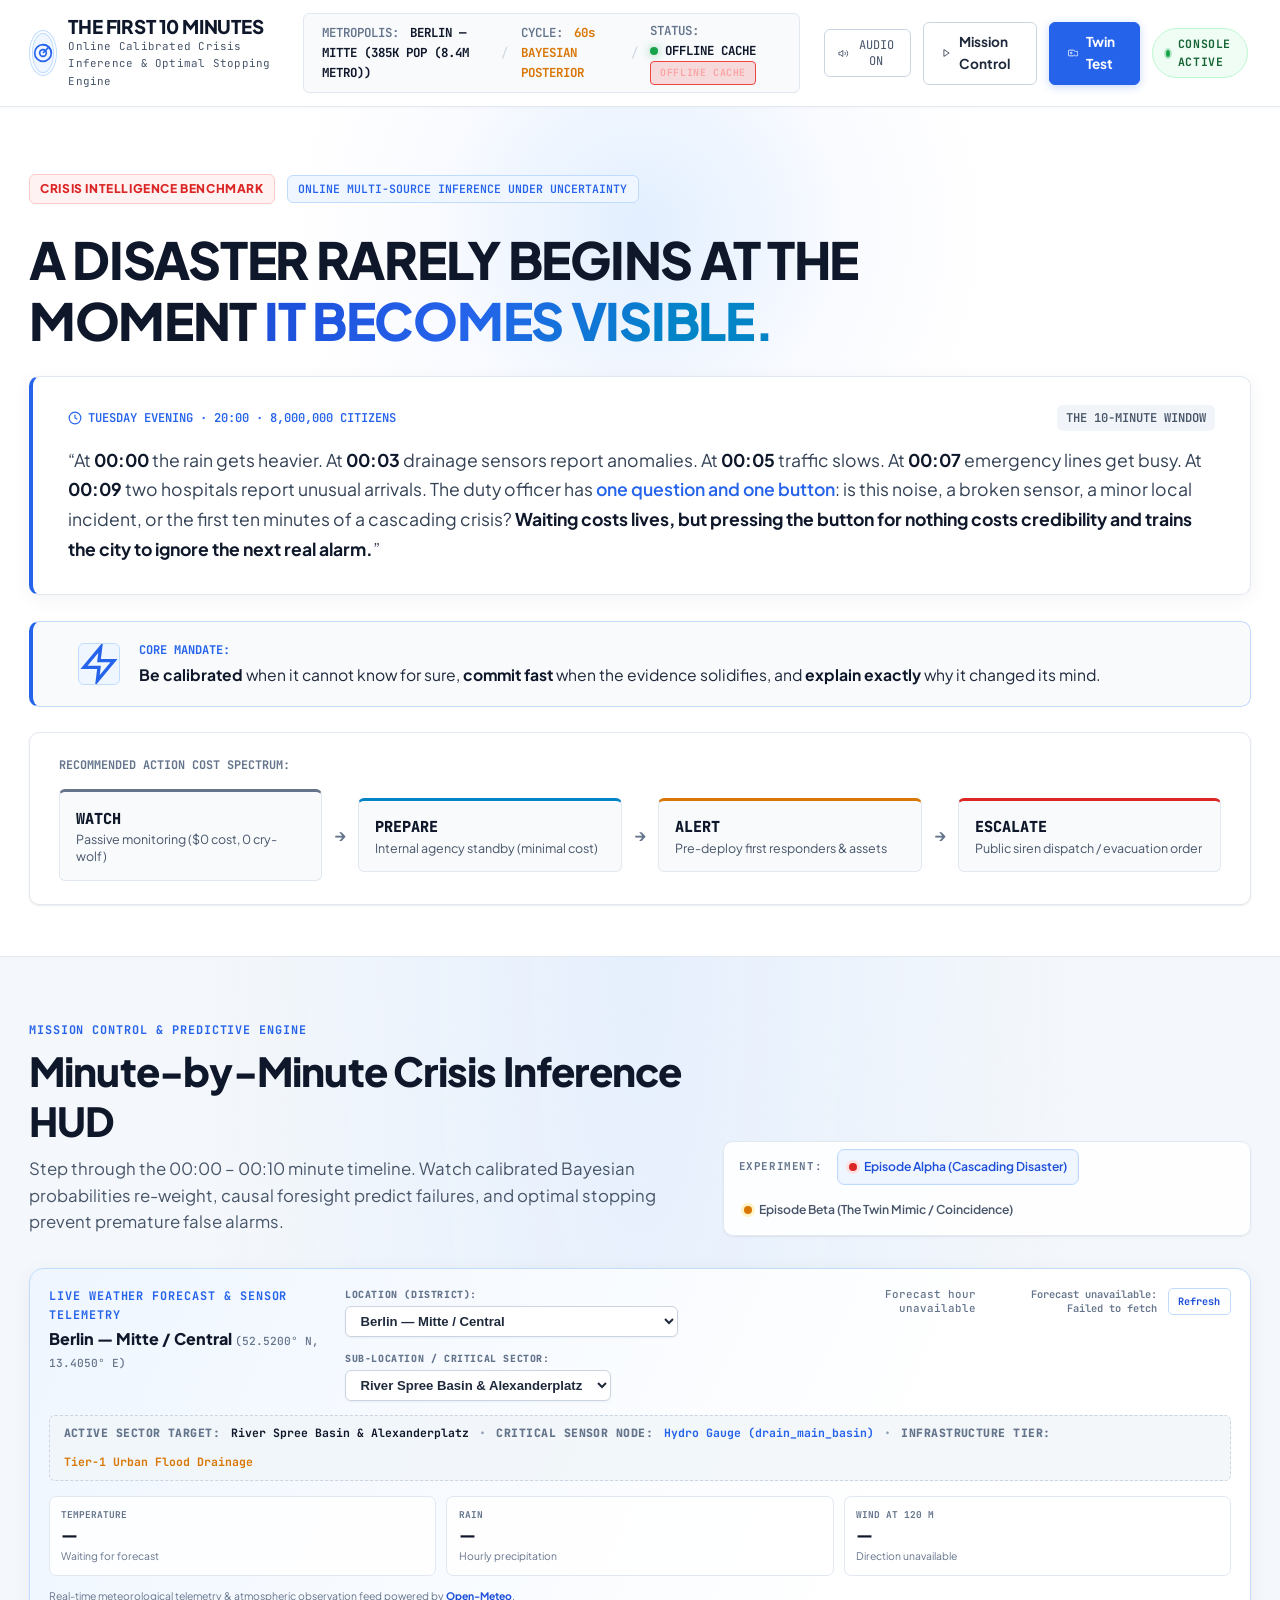
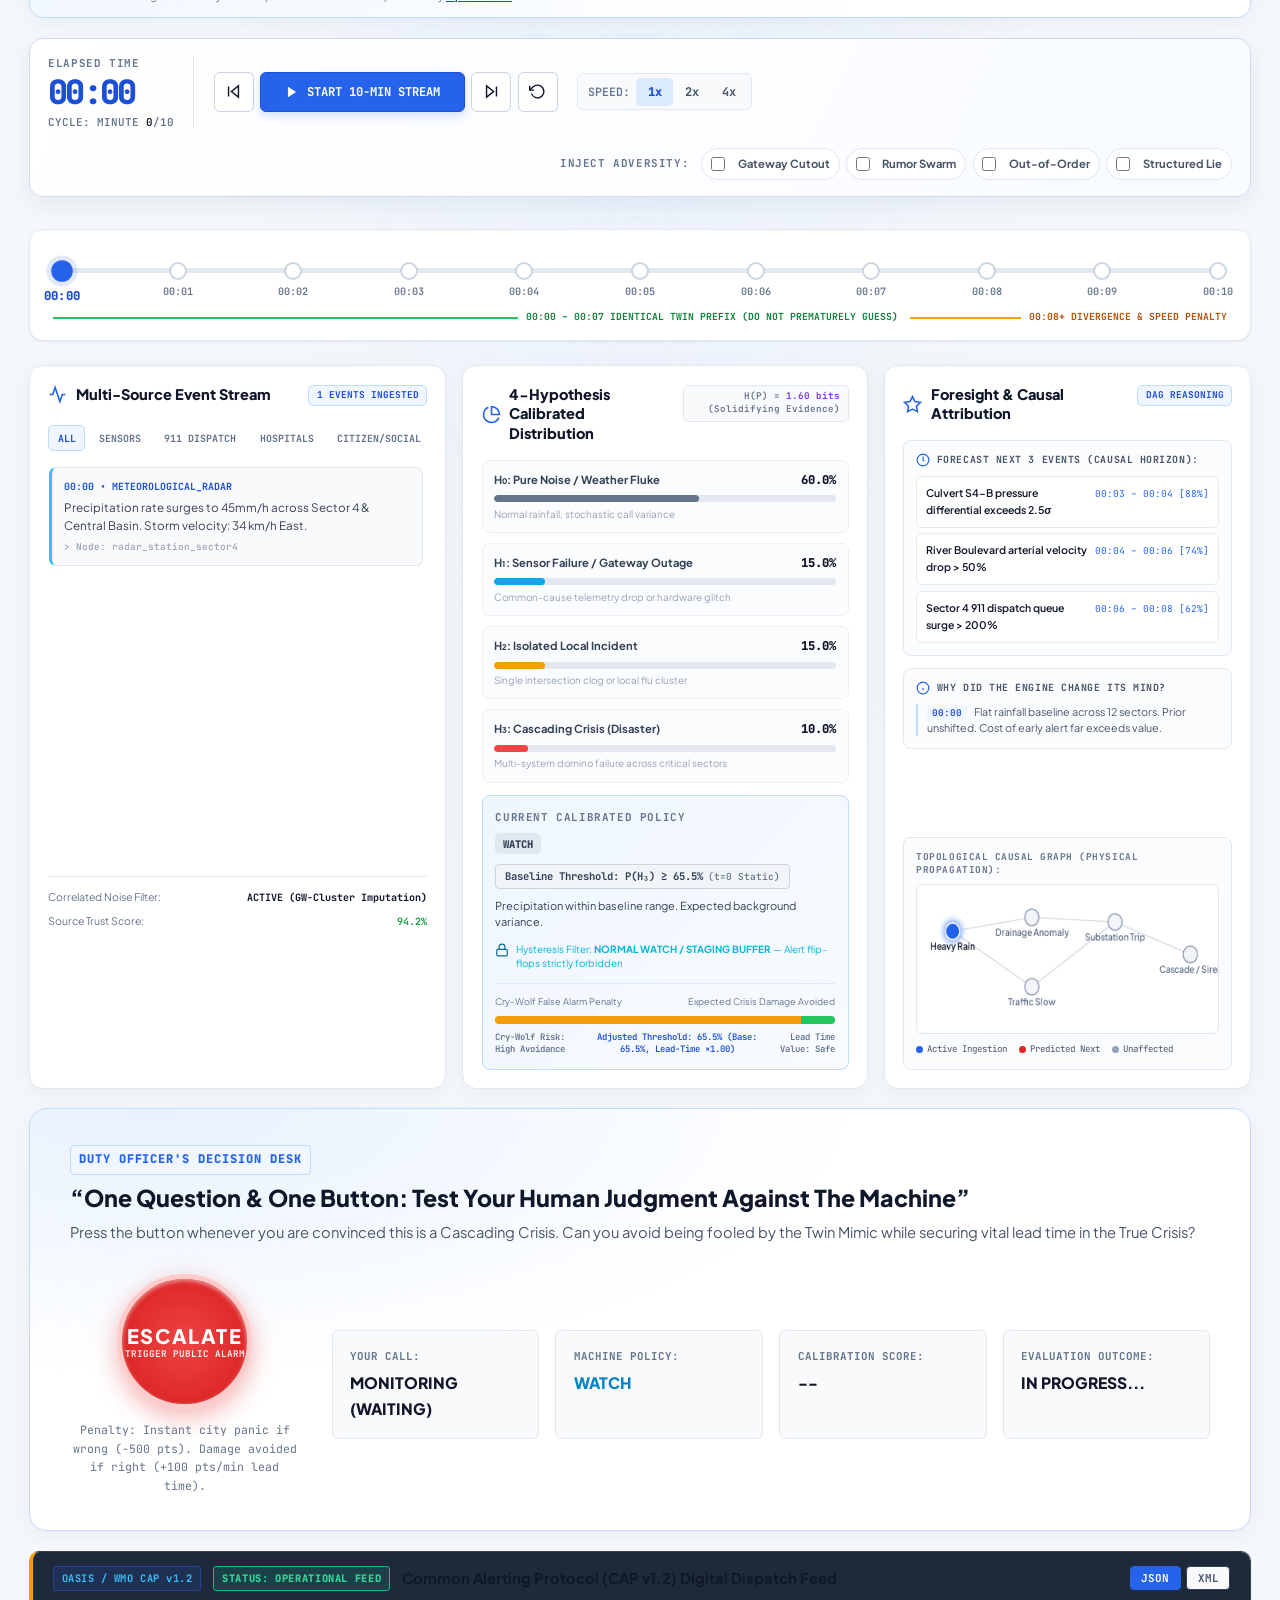
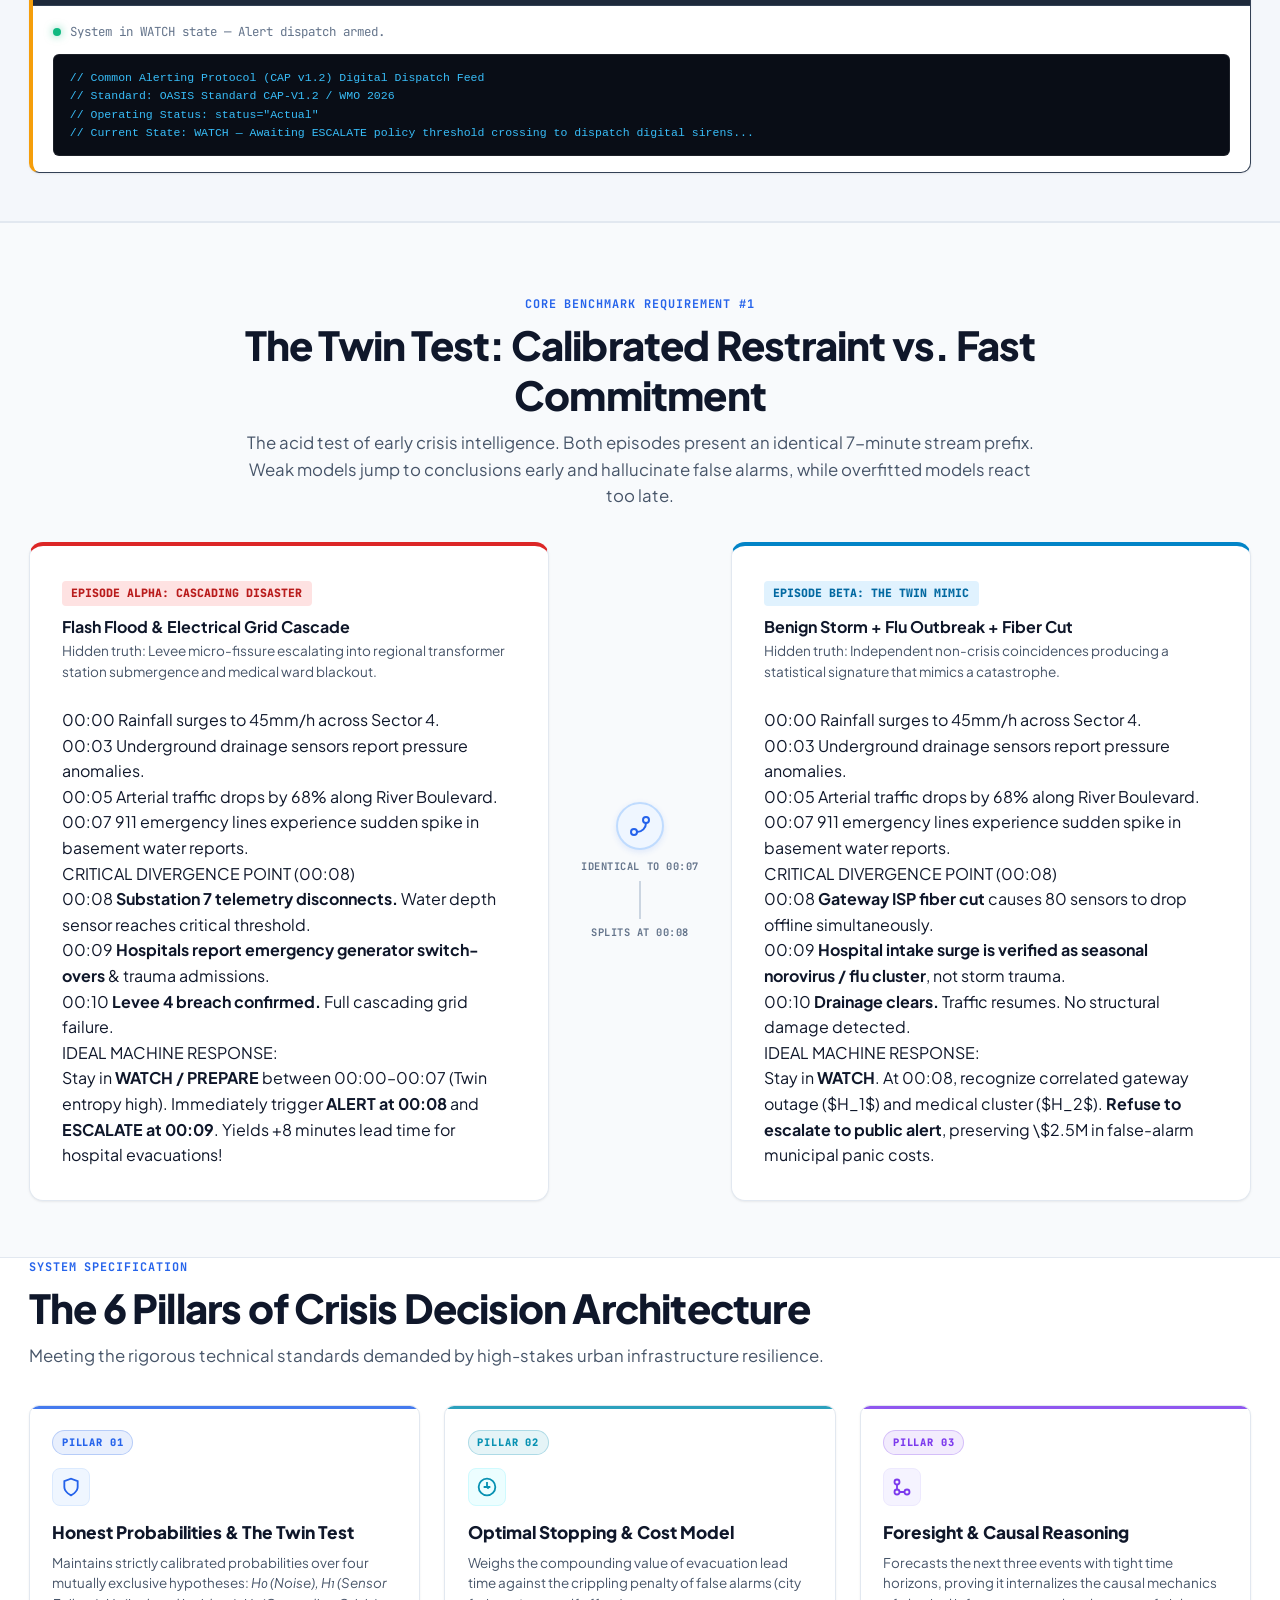
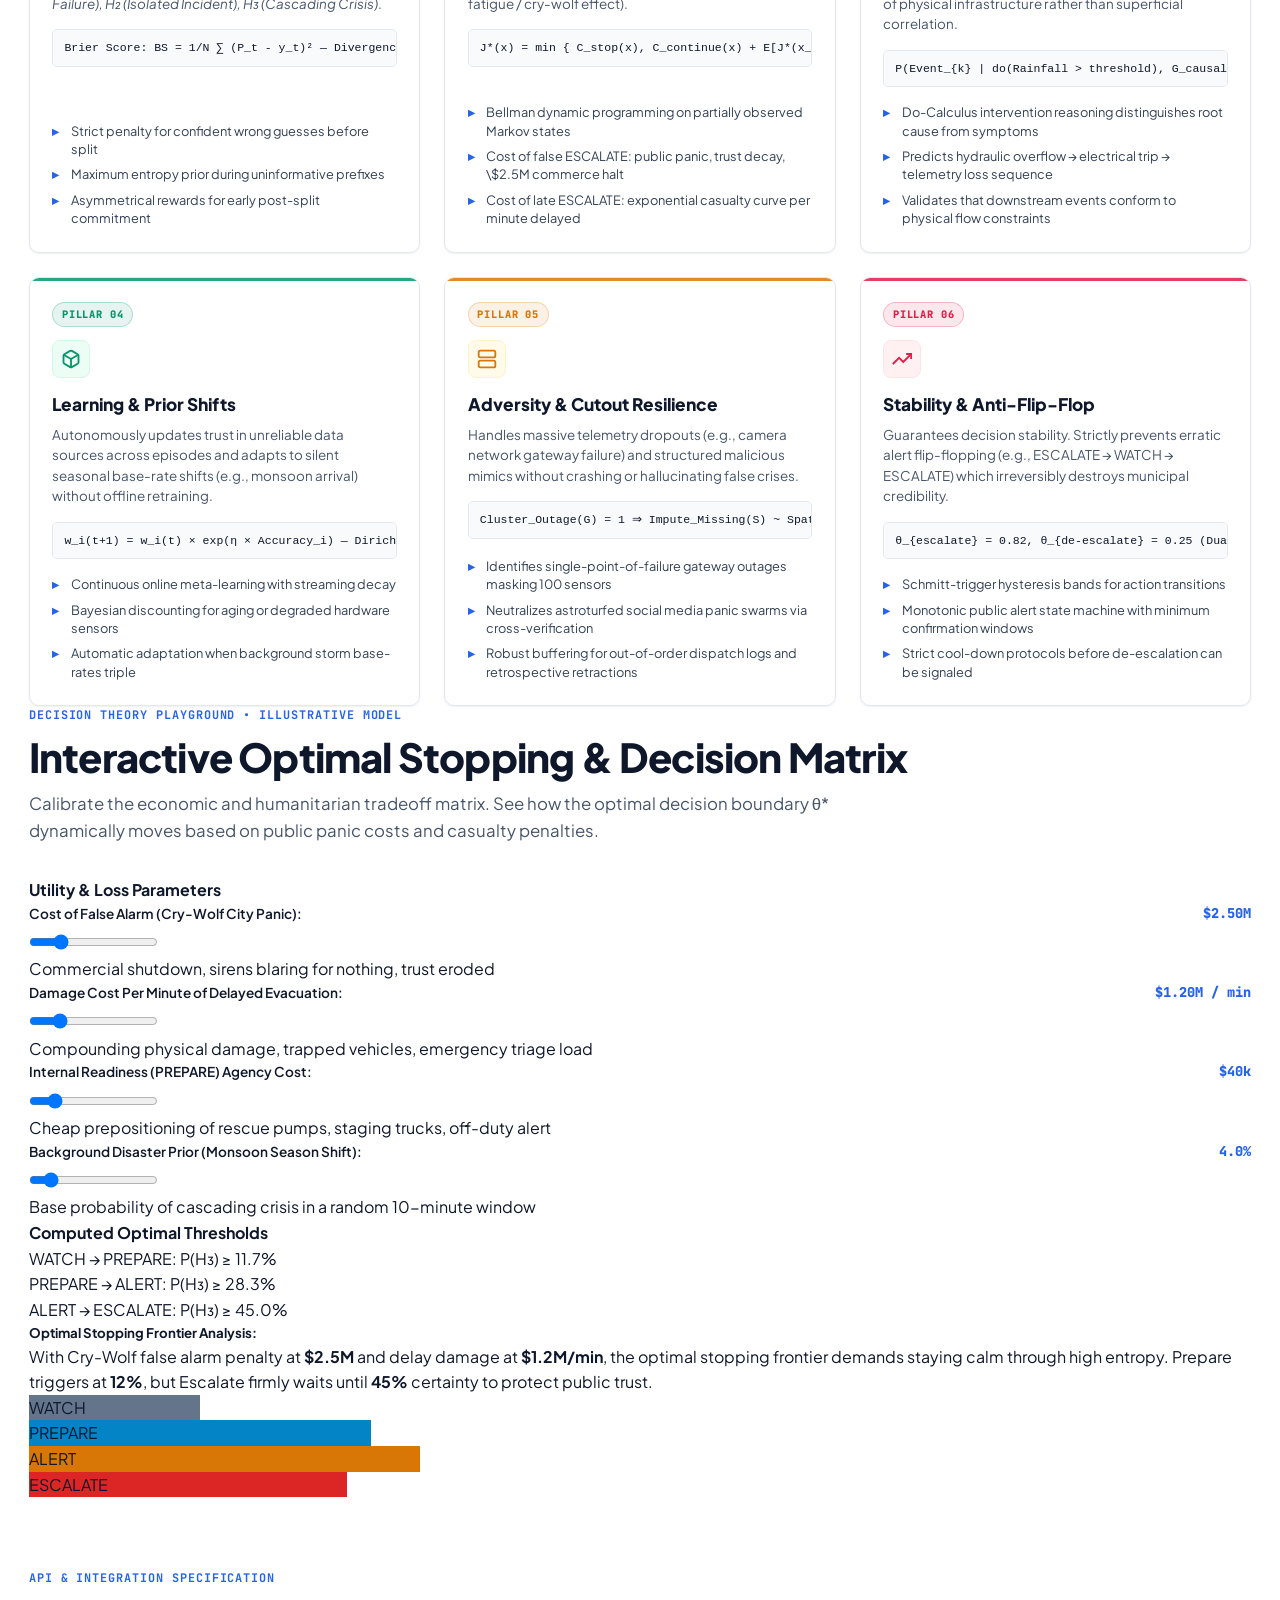
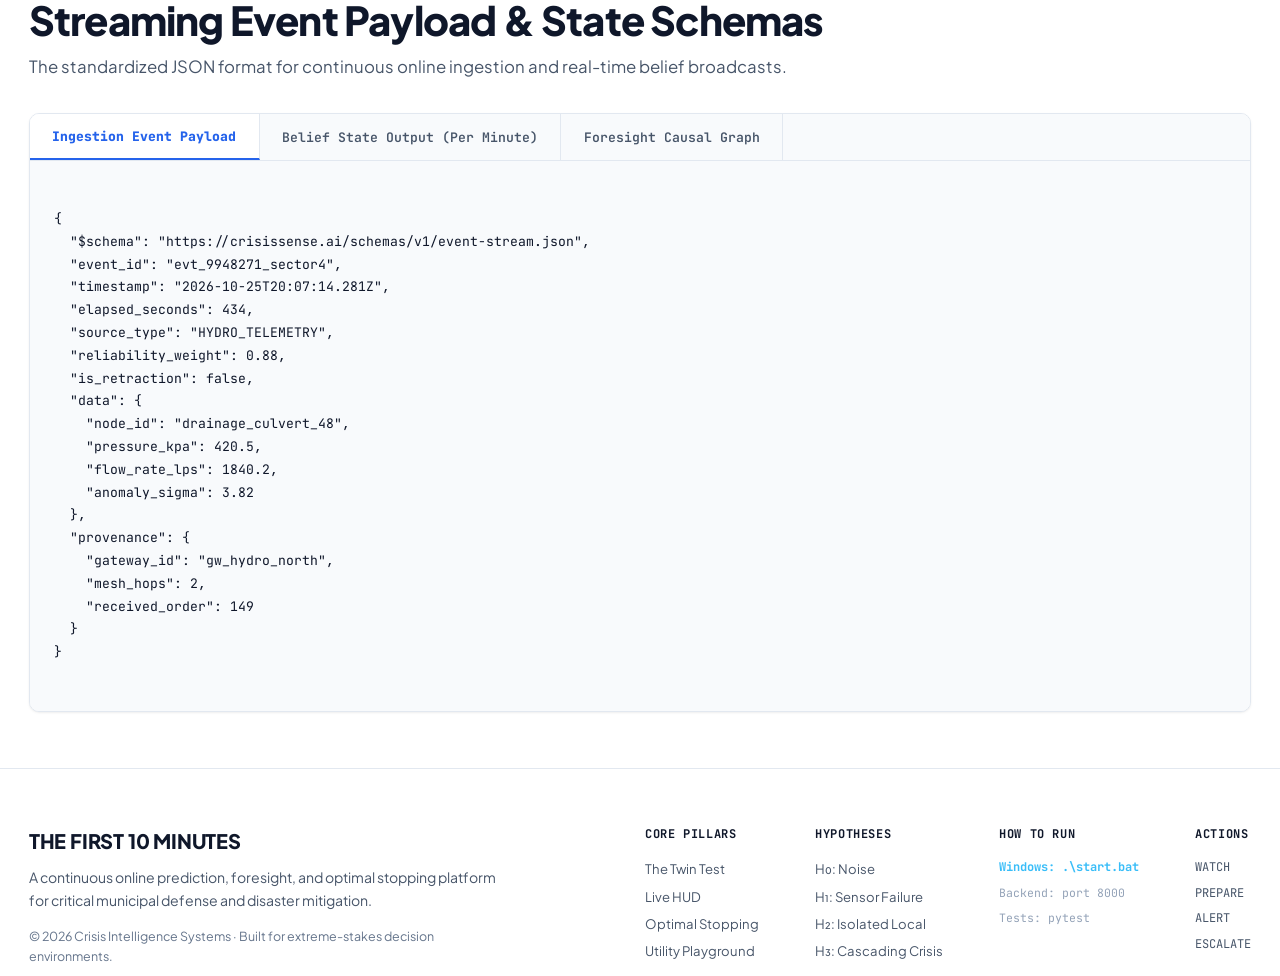
<file: index.html>
<!DOCTYPE html>
<html lang="en">
<head>
  <meta charset="UTF-8">
  <meta name="viewport" content="width=device-width, initial-scale=1.0">
  <title>CrisisSense AI — Calibrated Crisis Decision Intelligence</title>

  <link rel="preconnect" href="https://fonts.googleapis.com">
  <link rel="preconnect" href="https://fonts.gstatic.com" crossorigin>
  <link href="https://fonts.googleapis.com/css2?family=Chakra+Petch:ital,wght@0,400;0,600;0,700;1,400&family=JetBrains+Mono:wght@300;400;500;700&family=Plus+Jakarta+Sans:wght@300;400;500;600;700;800&display=swap" rel="stylesheet">
  <link rel="stylesheet" href="styles.css">
</head>
<body class="tactical-theme">


  <!-- TOP NAV BAR -->
  <header class="top-nav">
    <div class="nav-brand">
      <div class="radar-logo-pulse">
        <span class="radar-ping"></span>
        <svg class="nav-icon" viewBox="0 0 24 24" fill="none" stroke="currentColor" stroke-width="2">
          <circle cx="12" cy="12" r="10"></circle>
          <path d="M12 2a10 10 0 0 1 10 10"></path>
          <circle cx="12" cy="12" r="4"></circle>
          <line x1="12" y1="12" x2="19" y2="5"></line>
        </svg>
      </div>
      <div class="brand-text">
        <div class="brand-title">THE FIRST 10 MINUTES</div>
        <div class="brand-subtitle">Online Calibrated Crisis Inference & Optimal Stopping Engine</div>
      </div>
    </div>

    <!-- Live Telemetry Ticker -->
    <div class="nav-telemetry">
      <div class="telemetry-item">
        <span class="label">METROPOLIS:</span>
        <span class="value">SECTOR 07 / BERLIN METROPOLIS (8.4M POP)</span>
      </div>
      <div class="telemetry-separator">/</div>
      <div class="telemetry-item">
        <span class="label">CYCLE:</span>
        <span class="value highlight-amber">60s BAYESIAN POSTERIOR</span>
      </div>
      <div class="telemetry-separator">/</div>
      <div class="telemetry-item">
        <span class="label">STATUS:</span>
        <span class="status-indicator live" id="systemStatusIndicator">
          <span class="pulse-dot"></span> <span id="systemStatusText">LIVE ENGINE</span>
        </span>
        <span id="offlineBadge" class="offline-badge" style="display: none;">OFFLINE CACHE</span>
      </div>
    </div>

    <!-- Quick Actions -->
    <div class="nav-actions">
      <button class="sound-toggle-btn" id="soundToggle" title="Toggle Tactical Audio (Synthesized Web Audio)">
        <svg class="audio-icon unmuted" id="audioIcon" viewBox="0 0 24 24" fill="none" stroke="currentColor" stroke-width="2">
          <polygon points="11 5 6 9 2 9 2 15 6 15 11 19 11 5"></polygon>
          <path d="M19.07 4.93a10 10 0 0 1 0 14.14M15.54 8.46a5 5 0 0 1 0 7.07"></path>
        </svg>
        <span class="audio-label" id="audioLabel">AUDIO ON</span>
      </button>

      <a href="#simulator" class="btn btn-outline nav-btn">
        <svg viewBox="0 0 24 24" fill="none" stroke="currentColor" stroke-width="2"><polygon points="5 3 19 12 5 21 5 3"></polygon></svg>
        Mission Control
      </a>

      <a href="#twin-test" class="btn btn-primary nav-btn">
        <svg viewBox="0 0 24 24" fill="none" stroke="currentColor" stroke-width="2"><path d="M16 16v1a2 2 0 0 1-2 2H3a2 2 0 0 1-2-2V7a2 2 0 0 1 2-2h11a2 2 0 0 1 2 2v1"></path><path d="M18 8h4a2 2 0 0 1 2 2v7a2 2 0 0 1-2 2h-4"></path><circle cx="8" cy="12" r="2"></circle></svg>
        Twin Test
      </a>

      <!-- Duty Officer System Status -->
      <div class="system-status-pill">
        <span class="status-pulse-dot"></span>
        <span class="status-pill-text">CONSOLE ACTIVE</span>
      </div>
    </div>
  </header>

  <!-- HERO SECTION -->
  <section class="hero-section">
    <div class="hero-bg-grid"></div>
    <div class="hero-radial-glow"></div>

    <div class="container hero-container">
      <div class="hero-header-badge">
        <span class="badge-fire">CRISIS INTELLIGENCE BENCHMARK</span>
        <span class="badge-tag">ONLINE MULTI-SOURCE INFERENCE UNDER UNCERTAINTY</span>
      </div>

      <h1 class="hero-title">
        A DISASTER RARELY BEGINS AT THE MOMENT <span class="gradient-text">IT BECOMES VISIBLE.</span>
      </h1>

      <div class="hero-narrative-card">
        <div class="narrative-meta">
          <span class="narrative-time"><svg viewBox="0 0 24 24" width="14" height="14" fill="none" stroke="currentColor" stroke-width="2"><circle cx="12" cy="12" r="10"></circle><polyline points="12 6 12 12 16 14"></polyline></svg> TUESDAY EVENING · 20:00 · 8,000,000 CITIZENS</span>
          <span class="narrative-tag">THE 10-MINUTE WINDOW</span>
        </div>
        <p class="narrative-quote">
          “At <strong>00:00</strong> the rain gets heavier. At <strong>00:03</strong> drainage sensors report anomalies. At <strong>00:05</strong> traffic slows. At <strong>00:07</strong> emergency lines get busy. At <strong>00:09</strong> two hospitals report unusual arrivals. The duty officer has <em>one question and one button</em>: is this noise, a broken sensor, a minor local incident, or the first ten minutes of a cascading crisis? <strong>Waiting costs lives, but pressing the button for nothing costs credibility and trains the city to ignore the next real alarm.</strong>”
        </p>
      </div>

      <!-- Core Challenge Callout Banner -->
      <div class="core-challenge-banner">
        <div class="core-challenge-glow"></div>
        <div class="core-challenge-icon">
          <svg viewBox="0 0 24 24" fill="none" stroke="currentColor" stroke-width="2">
            <polygon points="13 2 3 14 12 14 11 22 21 10 12 10 13 2"></polygon>
          </svg>
        </div>
        <div class="core-challenge-content">
          <div class="core-challenge-title">CORE MANDATE:</div>
          <div class="core-challenge-statement">
            <strong>Be calibrated</strong> when it cannot know for sure, <strong>commit fast</strong> when the evidence solidifies, and <strong>explain exactly</strong> why it changed its mind.
          </div>
        </div>
      </div>

      <!-- Action Policy Spectrum -->
      <div class="action-spectrum-bar">
        <div class="spectrum-label">RECOMMENDED ACTION COST SPECTRUM:</div>
        <div class="spectrum-steps">
          <div class="spectrum-step step-watch active" data-action="WATCH">
            <div class="step-code">WATCH</div>
            <div class="step-desc">Passive monitoring ($0 cost, 0 cry-wolf)</div>
          </div>
          <div class="spectrum-arrow">&rarr;</div>
          <div class="spectrum-step step-prepare" data-action="PREPARE">
            <div class="step-code">PREPARE</div>
            <div class="step-desc">Internal agency standby (minimal cost)</div>
          </div>
          <div class="spectrum-arrow">&rarr;</div>
          <div class="spectrum-step step-alert" data-action="ALERT">
            <div class="step-code">ALERT</div>
            <div class="step-desc">Pre-deploy first responders & assets</div>
          </div>
          <div class="spectrum-arrow">&rarr;</div>
          <div class="spectrum-step step-escalate" data-action="ESCALATE">
            <div class="step-code">ESCALATE</div>
            <div class="step-desc">Public siren dispatch / evacuation order</div>
          </div>
        </div>
      </div>
    </div>
  </section>

  <!-- LIVE MISSION CONTROL & SIMULATOR SECTION -->
  <section class="section simulator-section" id="simulator">
    <div class="container">
      <div class="section-header">
        <div>
          <div class="section-eyebrow">MISSION CONTROL &amp; PREDICTIVE ENGINE</div>
          <h2 class="section-title">Minute-by-Minute Crisis Inference HUD</h2>
          <p class="section-lead">Step through the 00:00 &ndash; 00:10 minute timeline. Watch calibrated Bayesian probabilities re-weight, causal foresight predict failures, and optimal stopping prevent premature false alarms.</p>
        </div>

        <div class="scenario-selector-pill">
          <span class="pill-label">EXPERIMENT:</span>
          <button class="pill-option active" id="btnScenarioAlpha" data-scenario="alpha">
            <span class="pill-dot red"></span> Episode Alpha (Cascading Disaster)
          </button>
          <button class="pill-option" id="btnScenarioBeta" data-scenario="beta">
            <span class="pill-dot amber"></span> Episode Beta (The Twin Mimic / Coincidence)
          </button>
        </div>
      </div>

      <section class="weather-panel" aria-labelledby="weatherTitle" aria-live="polite">
        <div class="weather-panel-heading">
          <div class="weather-heading-info">
            <div class="section-eyebrow">LIVE WEATHER FORECAST &amp; SENSOR TELEMETRY</div>
            <h3 id="weatherTitle">Berlin &mdash; Mitte <span>(52.52&deg; N, 13.41&deg; E)</span></h3>
          </div>

          <!-- Interactive Location & Sub-Location Picker -->
          <div class="location-picker-dock">
            <div class="location-select-wrap">
              <label for="selectLocation" class="loc-label">LOCATION (DISTRICT):</label>
              <select id="selectLocation" class="tactical-select">
                <optgroup label="🇩🇪 Germany — Berlin Districts (Primary)">
                  <option value="berlin_mitte" selected>Berlin &mdash; Mitte / Central</option>
                  <option value="berlin_spandau">Berlin &mdash; Spandau / West</option>
                  <option value="berlin_kreuzberg">Berlin &mdash; Friedrichshain-Kreuzberg</option>
                  <option value="berlin_charlottenburg">Berlin &mdash; Charlottenburg</option>
                  <option value="berlin_tempelhof">Berlin &mdash; Tempelhof-Sch&ouml;neberg</option>
                  <option value="berlin_pankow">Berlin &mdash; Pankow / North</option>
                  <option value="berlin_neukoelln">Berlin &mdash; Neuk&ouml;lln / South</option>
                </optgroup>
                <optgroup label="🇮🇳 India — Major Metropolises (Priority)">
                  <option value="india_nagpur">Nagpur &mdash; Zero Mile / Central Hub</option>
                  <option value="india_mumbai">Mumbai &mdash; MMR Coastal Region</option>
                  <option value="india_delhi">New Delhi &mdash; National Capital Region (NCR)</option>
                  <option value="india_bengaluru">Bengaluru &mdash; Tech &amp; Lake Cascade Corridor</option>
                  <option value="india_chennai">Chennai &mdash; Coastal Estuary Region</option>
                  <option value="india_hyderabad">Hyderabad &mdash; Deccan Cyber Corridor</option>
                  <option value="india_kolkata">Kolkata &mdash; Hooghly Delta Region</option>
                  <option value="india_pune">Pune &mdash; Mula-Mutha Metropolitan Area</option>
                </optgroup>
                <optgroup label="🌍 Global Crisis Metropolises">
                  <option value="world_london">London &mdash; Greater London, UK</option>
                  <option value="world_newyork">New York &mdash; NYC Metro, USA</option>
                  <option value="world_tokyo">Tokyo &mdash; Greater Tokyo Area, Japan</option>
                  <option value="world_paris">Paris &mdash; &Icirc;le-de-France, France</option>
                  <option value="world_singapore">Singapore &mdash; Marina &amp; Islandwide</option>
                  <option value="world_dubai">Dubai &mdash; Central &amp; Coastal, UAE</option>
                  <option value="world_sydney">Sydney &mdash; Hawkesbury &amp; Harbor, Australia</option>
                </optgroup>
              </select>
            </div>

            <div class="location-select-wrap">
              <label for="selectSubLocation" class="loc-label">SUB-LOCATION / CRITICAL SECTOR:</label>
              <select id="selectSubLocation" class="tactical-select">
                <!-- Dynamically populated from active district -->
              </select>
            </div>
          </div>

          <div class="weather-update">
            <span id="weatherForecastTime" class="weather-forecast-time">Forecast hour unavailable</span>
            <span id="weatherStatus" role="status">Loading forecast&hellip;</span>
            <button type="button" class="weather-refresh-button" id="weatherRefreshBtn">Refresh</button>
          </div>
        </div>

        <!-- Active Sector Sensor Telemetry Strip -->
        <div class="sector-sensor-strip" id="sectorSensorStrip">
          <span class="strip-tag">ACTIVE SECTOR TARGET:</span>
          <span class="strip-val" id="activeSubLocName">River Spree Basin &amp; Alexanderplatz</span>
          <span class="strip-sep">&bull;</span>
          <span class="strip-tag">CRITICAL SENSOR NODE:</span>
          <span class="strip-val highlight-blue" id="activeSensorNode">Hydro Gauge (drain_main_basin)</span>
          <span class="strip-sep">&bull;</span>
          <span class="strip-tag">INFRASTRUCTURE TIER:</span>
          <span class="strip-val highlight-amber" id="activeInfraTier">Tier-1 Urban Flood Drainage</span>
        </div>

        <div class="weather-metrics">
          <div class="weather-metric">
            <span class="weather-metric-label">Temperature</span>
            <strong id="weatherTemperature">&mdash;</strong>
            <span id="weatherDescription">Waiting for forecast</span>
          </div>
          <div class="weather-metric">
            <span class="weather-metric-label">Rain</span>
            <strong id="weatherRain">&mdash;</strong>
            <span>Hourly precipitation</span>
          </div>
          <div class="weather-metric">
            <span class="weather-metric-label">Wind at 120 m</span>
            <strong id="weatherWind">&mdash;</strong>
            <span id="weatherWindDirection">Direction unavailable</span>
          </div>
        </div>
        <p class="weather-disclaimer">Real-time meteorological telemetry &amp; atmospheric observation feed powered by <a href="https://open-meteo.com/" target="_blank" rel="noopener noreferrer">Open-Meteo</a>.</p>
      </section>

      <!-- MISSION CONTROL BAR -->
      <div class="sim-control-dock">
        <!-- Time Display -->
        <div class="sim-time-display">
          <div class="time-label">ELAPSED TIME</div>
          <div class="digital-clock" id="clockDisplay">00:00</div>
          <div class="time-sub">CYCLE: MINUTE <span id="currentMinuteNum">0</span>/10</div>
        </div>

        <!-- Playback Controls -->
        <div class="sim-playback-group">
          <button class="btn btn-icon" id="btnPrevMin" title="Previous Minute">
            <svg width="24" height="24" viewBox="0 0 24 24" fill="none" stroke="currentColor" stroke-width="2"><polygon points="19 20 9 12 19 4 19 20"></polygon><line x1="5" y1="19" x2="5" y2="5"></line></svg>
          </button>
          <button class="btn btn-action-play" id="btnPlayPause">
            <svg class="play-icon" id="playIcon" viewBox="0 0 24 24" fill="currentColor"><polygon points="5 3 19 12 5 21 5 3"></polygon></svg>
            <span id="playBtnText">START 10-MIN STREAM</span>
          </button>
          <button class="btn btn-icon" id="btnNextMin" title="Next Minute">
            <svg width="24" height="24" viewBox="0 0 24 24" fill="none" stroke="currentColor" stroke-width="2"><polygon points="5 4 15 12 5 20 5 4"></polygon><line x1="19" y1="5" x2="19" y2="19"></line></svg>
          </button>
          <button class="btn btn-icon" id="btnResetSim" title="Reset Episode">
            <svg width="24" height="24" viewBox="0 0 24 24" fill="none" stroke="currentColor" stroke-width="2"><polyline points="1 4 1 10 7 10"></polyline><path d="M3.51 15a9 9 0 1 0 2.13-9.36L1 10"></path></svg>
          </button>
        </div>

        <!-- Playback Speed -->
        <div class="sim-speed-selector">
          <span class="speed-label">SPEED:</span>
          <button class="speed-btn active" data-speed="1500">1x</button>
          <button class="speed-btn" data-speed="800">2x</button>
          <button class="speed-btn" data-speed="400">4x</button>
        </div>

        <!-- Adversity Stress Test Toggles -->
        <div class="adversity-dock">
          <div class="adversity-label">INJECT ADVERSITY:</div>
          <div class="adversity-toggles">
            <label class="toggle-pill" title="Drop 100 sensors simultaneously via gateway failure">
              <input type="checkbox" id="toggleGatewayDrop">
              <span class="toggle-track"></span>
              <span class="toggle-text">Gateway Cutout</span>
            </label>
            <label class="toggle-pill" title="Coordinated viral rumor swarm mimicking flood panic">
              <input type="checkbox" id="toggleRumorMimic">
              <span class="toggle-track"></span>
              <span class="toggle-text">Rumor Swarm</span>
            </label>
            <label class="toggle-pill" title="Emulate delayed 911 dispatch logs & out-of-order packets">
              <input type="checkbox" id="toggleStreamJitter">
              <span class="toggle-track"></span>
              <span class="toggle-text">Out-of-Order</span>
            </label>
            <label class="toggle-pill" title="Inject 20 frozen drainage sensors with dry rain">
              <input type="checkbox" id="toggleStructuredLie">
              <span class="toggle-track"></span>
              <span class="toggle-text">Structured Lie</span>
            </label>
          </div>
        </div>
      </div>

      <!-- TIMELINE SCRUBBER -->
      <div class="timeline-scrubber-wrapper">
        <div class="timeline-track" id="timelineTrack">
          <div class="timeline-progress" id="timelineProgress" style="width: 0%;"></div>
          <!-- Scrubber Minute Nodes (0 to 10) -->
          <div class="scrub-nodes" id="scrubNodes">
            <!-- Populated via JavaScript -->
          </div>
        </div>
        <div class="scrub-twin-indicator">
          <div class="twin-bracket identical">
            <span class="bracket-line"></span>
            <span class="bracket-tag">00:00 &ndash; 00:07 IDENTICAL TWIN PREFIX (DO NOT PREMATURELY GUESS)</span>
          </div>
          <div class="twin-bracket split">
            <span class="bracket-line split-line"></span>
            <span class="bracket-tag split-tag">00:08+ DIVERGENCE &amp; SPEED PENALTY</span>
          </div>
        </div>
      </div>

      <!-- MAIN HUD DASHBOARD GRID -->
      <div class="hud-grid">

        <!-- COLUMN 1: LIVE INGESTION STREAM -->
        <div class="hud-panel stream-feed-panel">
          <div class="panel-header">
            <div class="panel-title-group">
              <svg class="panel-icon" viewBox="0 0 24 24" fill="none" stroke="currentColor" stroke-width="2"><polyline points="22 12 18 12 15 21 9 3 6 12 2 12"></polyline></svg>
              <h3>Multi-Source Event Stream</h3>
            </div>
            <div class="stream-badge-count" id="streamEventCount">0 EVENTS INGESTED</div>
          </div>
          <div class="panel-filter-tabs">
            <button class="filter-tab active" data-filter="all">ALL</button>
            <button class="filter-tab" data-filter="sensor">SENSORS</button>
            <button class="filter-tab" data-filter="dispatch">911 DISPATCH</button>
            <button class="filter-tab" data-filter="hospital">HOSPITALS</button>
            <button class="filter-tab" data-filter="social">CITIZEN/SOCIAL</button>
          </div>
          <div class="stream-event-list" id="streamEventList">
            <!-- Events injected dynamically -->
          </div>
          <div class="stream-meta-footer">
            <div class="stream-stat">
              <span class="k">Correlated Noise Filter:</span>
              <span class="v" id="noiseFilterStatus">ACTIVE (GW-Cluster Imputation)</span>
            </div>
            <div class="stream-stat">
              <span class="k">Source Trust Score:</span>
              <span class="v highlight-emerald" id="sourceTrustScore">94.2%</span>
            </div>
          </div>
        </div>

        <!-- COLUMN 2: 4-HYPOTHESES BELIEF GAUGE & COST MODEL -->
        <div class="hud-panel decision-core-panel">
          <div class="panel-header">
            <div class="panel-title-group">
              <svg class="panel-icon" viewBox="0 0 24 24" fill="none" stroke="currentColor" stroke-width="2"><path d="M21.21 15.89A10 10 0 1 1 8 2.83"></path><path d="M22 12A10 10 0 0 0 12 2v10z"></path></svg>
              <h3>4-Hypothesis Calibrated Distribution</h3>
            </div>
            <div class="entropy-meter" id="entropyMetric" title="Shannon Entropy of Belief State">
              H(P) = <strong>1.98 bits</strong> (Calibrated Uncertainty)
            </div>
          </div>

          <div class="hypothesis-bars-container">
            <!-- H0: Noise -->
            <div class="hypo-bar-row" id="hypoRowH0">
              <div class="hypo-meta">
                <span class="hypo-name">H₀: Pure Noise / Weather Fluke</span>
                <span class="hypo-prob" id="probH0">40.0%</span>
              </div>
              <div class="hypo-bar-track">
                <div class="hypo-bar-fill fill-noise" id="barH0" style="width: 40%;"></div>
              </div>
              <div class="hypo-hint">Normal rainfall, stochastic call variance</div>
            </div>

            <!-- H1: Sensor Failure -->
            <div class="hypo-bar-row" id="hypoRowH1">
              <div class="hypo-meta">
                <span class="hypo-name">H₁: Sensor Failure / Gateway Outage</span>
                <span class="hypo-prob" id="probH1">35.0%</span>
              </div>
              <div class="hypo-bar-track">
                <div class="hypo-bar-fill fill-sensor" id="barH1" style="width: 35%;"></div>
              </div>
              <div class="hypo-hint">Common-cause telemetry drop or hardware glitch</div>
            </div>

            <!-- H2: Isolated Incident -->
            <div class="hypo-bar-row" id="hypoRowH2">
              <div class="hypo-meta">
                <span class="hypo-name">H₂: Isolated Local Incident</span>
                <span class="hypo-prob" id="probH2">18.0%</span>
              </div>
              <div class="hypo-bar-track">
                <div class="hypo-bar-fill fill-isolated" id="barH2" style="width: 18%;"></div>
              </div>
              <div class="hypo-hint">Single intersection clog or local flu cluster</div>
            </div>

            <!-- H3: Cascading Crisis -->
            <div class="hypo-bar-row" id="hypoRowH3">
              <div class="hypo-meta">
                <span class="hypo-name">H₃: Cascading Crisis (Disaster)</span>
                <span class="hypo-prob" id="probH3">7.0%</span>
              </div>
              <div class="hypo-bar-track">
                <div class="hypo-bar-fill fill-crisis" id="barH3" style="width: 7%;"></div>
              </div>
              <div class="hypo-hint">Multi-system domino failure across critical sectors</div>
            </div>
          </div>

          <!-- RECOMMENDED ACTION & OPTIMAL STOPPING HUD -->
          <div class="recommended-action-card">
            <div class="action-card-top">
              <div class="action-subtext">CURRENT CALIBRATED POLICY</div>
              <div class="action-state-display" id="actionStateDisplay">
                <div class="state-badge-row">
                  <span class="state-badge watch" id="actionStateBadge">WATCH</span>
                  <span class="threshold-pill" id="policyThresholdPill">Threshold: P(H₃) &ge; 65.5%</span>
                </div>
                <span class="state-rationale" id="actionRationale">Cost of premature escalation (\$1.8M) exceeds expected damage. Maintain surveillance.</span>
              </div>
            </div>

            <!-- Anti-Flip-Flop Hysteresis Lock Status -->
            <div class="hysteresis-indicator">
              <svg viewBox="0 0 24 24" width="14" height="14" fill="none" stroke="currentColor" stroke-width="2"><rect x="3" y="11" width="18" height="11" rx="2" ry="2"></rect><path d="M7 11V7a5 5 0 0 1 10 0v4"></path></svg>
              <span>Hysteresis Filter: <strong id="hysteresisStatus">LOCKED (Monotonic Escalation Gate)</strong> — Alert flip-flops strictly forbidden</span>
            </div>

            <!-- Cost Model Tradeoff Bar -->
            <div class="cost-tradeoff-block">
              <div class="tradeoff-header">
                <span>Cry-Wolf False Alarm Penalty</span>
                <span>Expected Crisis Damage Avoided</span>
              </div>
              <div class="tradeoff-gauge">
                <div class="gauge-left" id="gaugeCryWolf" style="width: 75%;"></div>
                <div class="gauge-right" id="gaugeDamageAvoided" style="width: 25%;"></div>
              </div>
              <div class="tradeoff-values">
                <span class="val-left" id="valCryWolf">Penalty: High (Credibility Cost)</span>
                <span class="val-center" id="valThreshold">Threshold split at 00:08</span>
                <span class="val-right" id="valDamage">Lead Time: Safe</span>
              </div>
            </div>
          </div>
        </div>

        <!-- COLUMN 3: FORESIGHT & CAUSAL ATTRIBUTION -->
        <div class="hud-panel foresight-panel">
          <div class="panel-header">
            <div class="panel-title-group">
              <svg class="panel-icon" viewBox="0 0 24 24" fill="none" stroke="currentColor" stroke-width="2"><polygon points="12 2 15.09 8.26 22 9.27 17 14.14 18.18 21.02 12 17.77 5.82 21.02 7 14.14 2 9.27 8.91 8.26 12 2"></polygon></svg>
              <h3>Foresight & Causal Attribution</h3>
            </div>
            <div class="graph-tag">DAG REASONING</div>
          </div>

          <!-- FORECAST NEXT 3 EVENTS -->
          <div class="foresight-events-box">
            <div class="box-title">
              <svg viewBox="0 0 24 24" width="14" height="14" fill="none" stroke="currentColor" stroke-width="2"><circle cx="12" cy="12" r="10"></circle><polyline points="12 6 12 12 14 14"></polyline></svg>
              FORECAST NEXT 3 EVENTS (Causal Horizon):
            </div>
            <div class="foresight-list" id="foresightList">
              <!-- Dynamically populated -->
            </div>
          </div>

          <!-- EXPLAIN WHY IT CHANGED ITS MIND -->
          <div class="attribution-drawer">
            <div class="box-title">
              <svg viewBox="0 0 24 24" width="14" height="14" fill="none" stroke="currentColor" stroke-width="2"><circle cx="12" cy="12" r="10"></circle><line x1="12" y1="16" x2="12" y2="12"></line><line x1="12" y1="8" x2="12.01" y2="8"></line></svg>
              WHY DID THE ENGINE CHANGE ITS MIND?
            </div>
            <div class="attribution-content" id="attributionContent">
              <p class="attr-step"><span class="time-pill">00:00</span> Flat rainfall baseline across 12 sectors. Prior unshifted.</p>
              <p class="attr-current">Awaiting minute stream progression. The causal engine isolates common-cause sensor artifacts from real physics.</p>
            </div>
          </div>

          <!-- CAUSAL MINI GRAPH CANVAS -->
          <div class="causal-graph-canvas-wrap">
            <div class="canvas-label">TOPOLOGICAL CAUSAL GRAPH (PHYSICAL PROPAGATION):</div>
            <canvas id="causalGraphCanvas" width="380" height="160"></canvas>
            <div class="canvas-legend">
              <span class="legend-item"><span class="dot active-node"></span> Active Ingestion</span>
              <span class="legend-item"><span class="dot predicted-node"></span> Predicted Next</span>
              <span class="legend-item"><span class="dot inert-node"></span> Unaffected</span>
            </div>
          </div>
        </div>

      </div>

      <!-- DUTY OFFICER INTERACTIVE CONSOLE (GAME MODE) -->
      <div class="duty-officer-console">
        <div class="officer-hud-header">
          <div class="officer-tag">DUTY OFFICER'S DECISION DESK</div>
          <h3>“One Question & One Button: Test Your Human Judgment Against The Machine”</h3>
          <p>Press the button whenever you are convinced this is a Cascading Crisis. Can you avoid being fooled by the Twin Mimic while securing vital lead time in the True Crisis?</p>
        </div>

        <div class="officer-action-row">
          <div class="officer-button-area">
            <button class="big-red-button" id="dutyOfficerButton">
              <div class="button-inner-ring">
                <span class="button-label">ESCALATE</span>
                <span class="button-sub">TRIGGER PUBLIC ALARM</span>
              </div>
            </button>
            <div class="button-tooltip">Penalty: Instant city panic if wrong (-500 pts). Damage avoided if right (+100 pts/min lead time).</div>
          </div>

          <div class="officer-scoreboard">
            <div class="score-card">
              <div class="score-label">YOUR CALL:</div>
              <div class="score-val" id="userDecisionText">MONITORING (WAITING)</div>
            </div>
            <div class="score-card">
              <div class="score-label">MACHINE POLICY:</div>
              <div class="score-val highlight-cyan" id="machinePolicyText">WATCH</div>
            </div>
            <div class="score-card">
              <div class="score-label">CALIBRATION SCORE:</div>
              <div class="score-val" id="twinScoreText">--</div>
            </div>
            <div class="score-card">
              <div class="score-label">EVALUATION OUTCOME:</div>
              <div class="score-val" id="dutyOutcomeText">COMPUTING...</div>
            </div>
          </div>
        </div>
      </div>
      <!-- COMMON ALERTING PROTOCOL (CAP v1.2) PANEL -->
      <div class="cap-alert-panel" id="capAlertPanel">
        <div class="cap-panel-header">
          <div class="cap-header-left">
            <span class="cap-standard-badge">OASIS / WMO CAP v1.2</span>
            <span class="cap-exercise-badge">STATUS: OPERATIONAL FEED</span>
            <h4 class="cap-title">Common Alerting Protocol (CAP v1.2) Digital Dispatch Feed</h4>
          </div>
          <div class="cap-format-toggle">
            <button class="cap-format-btn active" id="btnCapJson" data-format="json">JSON</button>
            <button class="cap-format-btn" id="btnCapXml" data-format="xml">XML</button>
          </div>
        </div>
        <div class="cap-panel-body">
          <div class="cap-status-summary" id="capStatusSummary">
            <span class="cap-pulse-indicator" id="capPulseIndicator"></span>
            <span id="capStatusText">System in WATCH state &mdash; Alert dispatch armed.</span>
          </div>
          <pre class="cap-code-block"><code id="capCodeContent">// Awaiting ESCALATE policy threshold crossing to dispatch standardized CAP v1.2 alert payload...</code></pre>
        </div>
      </div>

    </div>
  </section>

  <!-- THE TWIN TEST: DEEP DIVE SECTION -->
  <section class="section twin-test-section" id="twin-test">
    <div class="container">
      <div class="section-header center">
        <div class="section-eyebrow">CORE BENCHMARK REQUIREMENT #1</div>
        <h2 class="section-title">The Twin Test: Calibrated Restraint vs. Fast Commitment</h2>
        <p class="section-lead">The acid test of early crisis intelligence. Both episodes present an identical 7-minute stream prefix. Weak models jump to conclusions early and hallucinate false alarms, while overfitted models react too late.</p>
      </div>

      <div class="twin-comparison-grid">
        <!-- Twin Alpha Column -->
        <div class="twin-column alpha-col">
          <div class="twin-col-header">
            <div class="twin-badge badge-crisis">EPISODE ALPHA: CASCADING DISASTER</div>
            <h4>Flash Flood &amp; Electrical Grid Cascade</h4>
            <p>Hidden truth: Levee micro-fissure escalating into regional transformer station submergence and medical ward blackout.</p>
          </div>

          <div class="twin-timeline-steps">
            <div class="twin-step identical">
              <span class="step-clock">00:00</span>
              <span class="step-event">Rainfall surges to 45mm/h across Sector 4.</span>
            </div>
            <div class="twin-step identical">
              <span class="step-clock">00:03</span>
              <span class="step-event">Underground drainage sensors report pressure anomalies.</span>
            </div>
            <div class="twin-step identical">
              <span class="step-clock">00:05</span>
              <span class="step-event">Arterial traffic drops by 68% along River Boulevard.</span>
            </div>
            <div class="twin-step identical">
              <span class="step-clock">00:07</span>
              <span class="step-event">911 emergency lines experience sudden spike in basement water reports.</span>
            </div>
            <div class="twin-step-diverge-banner">
              <span>CRITICAL DIVERGENCE POINT (00:08)</span>
            </div>
            <div class="twin-step diverge alpha-diverge">
              <span class="step-clock">00:08</span>
              <span class="step-event"><strong>Substation 7 telemetry disconnects.</strong> Water depth sensor reaches critical threshold.</span>
            </div>
            <div class="twin-step diverge alpha-diverge">
              <span class="step-clock">00:09</span>
              <span class="step-event"><strong>Hospitals report emergency generator switch-overs</strong> &amp; trauma admissions.</span>
            </div>
            <div class="twin-step diverge alpha-diverge">
              <span class="step-clock">00:10</span>
              <span class="step-event"><strong>Levee 4 breach confirmed.</strong> Full cascading grid failure.</span>
            </div>
          </div>

          <div class="twin-result-card crisis">
            <div class="result-title">IDEAL MACHINE RESPONSE:</div>
            <div class="result-body">Stay in <strong>WATCH / PREPARE</strong> between 00:00&ndash;00:07 (Twin entropy high). Immediately trigger <strong>ALERT at 00:08</strong> and <strong>ESCALATE at 00:09</strong>. Yields +8 minutes lead time for hospital evacuations!</div>
          </div>
        </div>

        <!-- Twin Split Visualizer -->
        <div class="twin-divider-graphic">
          <div class="divergence-icon">
            <svg width="24" height="24" viewBox="0 0 24 24" fill="none" stroke="currentColor" stroke-width="2">
              <circle cx="18" cy="6" r="3"></circle>
              <circle cx="6" cy="18" r="3"></circle>
              <path d="M18 9a9 9 0 0 1-9 9"></path>
            </svg>
          </div>
          <div class="divider-txt">IDENTICAL TO 00:07</div>
          <div class="divider-line"></div>
          <div class="divider-subtxt">SPLITS AT 00:08</div>
        </div>

        <!-- Twin Beta Column -->
        <div class="twin-column beta-col">
          <div class="twin-col-header">
            <div class="twin-badge badge-mimic">EPISODE BETA: THE TWIN MIMIC</div>
            <h4>Benign Storm + Flu Outbreak + Fiber Cut</h4>
            <p>Hidden truth: Independent non-crisis coincidences producing a statistical signature that mimics a catastrophe.</p>
          </div>

          <div class="twin-timeline-steps">
            <div class="twin-step identical">
              <span class="step-clock">00:00</span>
              <span class="step-event">Rainfall surges to 45mm/h across Sector 4.</span>
            </div>
            <div class="twin-step identical">
              <span class="step-clock">00:03</span>
              <span class="step-event">Underground drainage sensors report pressure anomalies.</span>
            </div>
            <div class="twin-step identical">
              <span class="step-clock">00:05</span>
              <span class="step-event">Arterial traffic drops by 68% along River Boulevard.</span>
            </div>
            <div class="twin-step identical">
              <span class="step-clock">00:07</span>
              <span class="step-event">911 emergency lines experience sudden spike in basement water reports.</span>
            </div>
            <div class="twin-step-diverge-banner">
              <span>CRITICAL DIVERGENCE POINT (00:08)</span>
            </div>
            <div class="twin-step diverge beta-diverge">
              <span class="step-clock">00:08</span>
              <span class="step-event"><strong>Gateway ISP fiber cut</strong> causes 80 sensors to drop offline simultaneously.</span>
            </div>
            <div class="twin-step diverge beta-diverge">
              <span class="step-clock">00:09</span>
              <span class="step-event"><strong>Hospital intake surge is verified as seasonal norovirus / flu cluster</strong>, not storm trauma.</span>
            </div>
            <div class="twin-step diverge beta-diverge">
              <span class="step-clock">00:10</span>
              <span class="step-event"><strong>Drainage clears.</strong> Traffic resumes. No structural damage detected.</span>
            </div>
          </div>

          <div class="twin-result-card mimic">
            <div class="result-title">IDEAL MACHINE RESPONSE:</div>
            <div class="result-body">Stay in <strong>WATCH</strong>. At 00:08, recognize correlated gateway outage ($H_1$) and medical cluster ($H_2$). <strong>Refuse to escalate to public alert</strong>, preserving \$2.5M in false-alarm municipal panic costs.</div>
          </div>
        </div>
      </div>
    </div>
  </section>

  <!-- ARCHITECTURAL REQUIREMENTS (THE 6 PILLARS) -->
  <section class="section architecture-section" id="architecture">
    <div class="container">
      <div class="section-header">
        <div class="section-eyebrow">SYSTEM SPECIFICATION</div>
        <h2 class="section-title">The 6 Pillars of Crisis Decision Architecture</h2>
        <p class="section-lead">Meeting the rigorous technical standards demanded by high-stakes urban infrastructure resilience.</p>
      </div>

      <div class="pillars-grid">
        <!-- Pillar 1 -->
        <div class="pillar-card">
          <div class="pillar-badge">PILLAR 01</div>
          <div class="pillar-icon">
            <svg width="24" height="24" viewBox="0 0 24 24" fill="none" stroke="currentColor" stroke-width="2"><path d="M12 22s8-4 8-10V5l-8-3-8 3v7c0 6 8 10 8 10z"></path></svg>
          </div>
          <h3 class="pillar-title">Honest Probabilities &amp; The Twin Test</h3>
          <p class="pillar-desc">
            Maintains strictly calibrated probabilities over four mutually exclusive hypotheses: <em>H₀ (Noise), H₁ (Sensor Failure), H₂ (Isolated Incident), H₃ (Cascading Crisis)</em>.
          </p>
          <div class="pillar-formula">
            <code>Brier Score: BS = 1/N &sum; (P_t - y_t)² &mdash; Divergence Penalty if H(P) &lt; &epsilon; before t=07</code>
          </div>
          <ul class="pillar-list">
            <li>Strict penalty for confident wrong guesses before split</li>
            <li>Maximum entropy prior during uninformative prefixes</li>
            <li>Asymmetrical rewards for early post-split commitment</li>
          </ul>
        </div>

        <!-- Pillar 2 -->
        <div class="pillar-card">
          <div class="pillar-badge">PILLAR 02</div>
          <div class="pillar-icon">
            <svg width="24" height="24" viewBox="0 0 24 24" fill="none" stroke="currentColor" stroke-width="2"><circle cx="12" cy="12" r="10"></circle><polyline points="12 6 12 12 14 14"></polyline><path d="M8 12h8"></path></svg>
          </div>
          <h3 class="pillar-title">Optimal Stopping &amp; Cost Model</h3>
          <p class="pillar-desc">
            Weighs the compounding value of evacuation lead time against the crippling penalty of false alarms (city fatigue / cry-wolf effect).
          </p>
          <div class="pillar-formula">
            <code>J*(x) = min { C_stop(x), C_continue(x) + E[J*(x_{t+1}) | x_t] }</code>
          </div>
          <ul class="pillar-list">
            <li>Bellman dynamic programming on partially observed Markov states</li>
            <li>Cost of false ESCALATE: public panic, trust decay, \$2.5M commerce halt</li>
            <li>Cost of late ESCALATE: exponential casualty curve per minute delayed</li>
          </ul>
        </div>

        <!-- Pillar 3 -->
        <div class="pillar-card">
          <div class="pillar-badge">PILLAR 03</div>
          <div class="pillar-icon">
            <svg width="24" height="24" viewBox="0 0 24 24" fill="none" stroke="currentColor" stroke-width="2"><circle cx="6" cy="6" r="3"></circle><circle cx="18" cy="18" r="3"></circle><circle cx="6" cy="18" r="3"></circle><line x1="6" y1="9" x2="6" y2="15"></line><line x1="9" y1="18" x2="15" y2="18"></line></svg>
          </div>
          <h3 class="pillar-title">Foresight &amp; Causal Reasoning</h3>
          <p class="pillar-desc">
            Forecasts the next three events with tight time horizons, proving it internalizes the causal mechanics of physical infrastructure rather than superficial correlation.
          </p>
          <div class="pillar-formula">
            <code>P(Event_{k} | do(Rainfall &gt; threshold), G_causal) &forall; k &in; {1,2,3}</code>
          </div>
          <ul class="pillar-list">
            <li>Do-Calculus intervention reasoning distinguishes root cause from symptoms</li>
            <li>Predicts hydraulic overflow &rarr; electrical trip &rarr; telemetry loss sequence</li>
            <li>Validates that downstream events conform to physical flow constraints</li>
          </ul>
        </div>

        <!-- Pillar 4 -->
        <div class="pillar-card">
          <div class="pillar-badge">PILLAR 04</div>
          <div class="pillar-icon">
            <svg width="24" height="24" viewBox="0 0 24 24" fill="none" stroke="currentColor" stroke-width="2"><path d="M21 16V8a2 2 0 0 0-1-1.73l-7-4a2 2 0 0 0-2 0l-7 4A2 2 0 0 0 3 8v8a2 2 0 0 0 1 1.73l7 4a2 2 0 0 0 2 0l7-4A2 2 0 0 0 21 16z"></path><polyline points="3.27 6.96 12 12.01 20.73 6.96"></polyline><line x1="12" y1="22.08" x2="12" y2="12"></line></svg>
          </div>
          <h3 class="pillar-title">Learning &amp; Prior Shifts</h3>
          <p class="pillar-desc">
            Autonomously updates trust in unreliable data sources across episodes and adapts to silent seasonal base-rate shifts (e.g., monsoon arrival) without offline retraining.
          </p>
          <div class="pillar-formula">
            <code>w_i(t+1) = w_i(t) &times; exp(&eta; &times; Accuracy_i) &mdash; Dirichlet Prior Update</code>
          </div>
          <ul class="pillar-list">
            <li>Continuous online meta-learning with streaming decay</li>
            <li>Bayesian discounting for aging or degraded hardware sensors</li>
            <li>Automatic adaptation when background storm base-rates triple</li>
          </ul>
        </div>

        <!-- Pillar 5 -->
        <div class="pillar-card">
          <div class="pillar-badge">PILLAR 05</div>
          <div class="pillar-icon">
            <svg width="24" height="24" viewBox="0 0 24 24" fill="none" stroke="currentColor" stroke-width="2"><rect x="2" y="2" width="20" height="8" rx="2" ry="2"></rect><rect x="2" y="14" width="20" height="8" rx="2" ry="2"></rect><line x1="6" y1="6" x2="6.01" y2="6"></line><line x1="6" y1="18" x2="6.01" y2="18"></line></svg>
          </div>
          <h3 class="pillar-title">Adversity &amp; Cutout Resilience</h3>
          <p class="pillar-desc">
            Handles massive telemetry dropouts (e.g., camera network gateway failure) and structured malicious mimics without crashing or hallucinating false crises.
          </p>
          <div class="pillar-formula">
            <code>Cluster_Outage(G) = 1 &rArr; Impute_Missing(S) ~ SpatialKriging(Neighbors)</code>
          </div>
          <ul class="pillar-list">
            <li>Identifies single-point-of-failure gateway outages masking 100 sensors</li>
            <li>Neutralizes astroturfed social media panic swarms via cross-verification</li>
            <li>Robust buffering for out-of-order dispatch logs and retrospective retractions</li>
          </ul>
        </div>

        <!-- Pillar 6 -->
        <div class="pillar-card">
          <div class="pillar-badge">PILLAR 06</div>
          <div class="pillar-icon">
            <svg width="24" height="24" viewBox="0 0 24 24" fill="none" stroke="currentColor" stroke-width="2"><polyline points="23 6 13.5 15.5 8.5 10.5 1 18"></polyline><polyline points="17 6 23 6 23 12"></polyline></svg>
          </div>
          <h3 class="pillar-title">Stability &amp; Anti-Flip-Flop</h3>
          <p class="pillar-desc">
            Guarantees decision stability. Strictly prevents erratic alert flip-flopping (e.g., ESCALATE &rarr; WATCH &rarr; ESCALATE) which irreversibly destroys municipal credibility.
          </p>
          <div class="pillar-formula">
            <code>&theta;_{escalate} = 0.82, &theta;_{de-escalate} = 0.25 (Dual-Threshold Hysteresis)</code>
          </div>
          <ul class="pillar-list">
            <li>Schmitt-trigger hysteresis bands for action transitions</li>
            <li>Monotonic public alert state machine with minimum confirmation windows</li>
            <li>Strict cool-down protocols before de-escalation can be signaled</li>
          </ul>
        </div>
      </div>
    </div>
  </section>

  <!-- INTERACTIVE COST MODEL CALCULATOR -->
  <section class="section cost-calculator-section" id="cost-model">
    <div class="container">
      <div class="section-header">
        <div class="section-eyebrow">DECISION THEORY PLAYGROUND &bull; ILLUSTRATIVE MODEL</div>
        <h2 class="section-title">Interactive Optimal Stopping &amp; Decision Matrix</h2>
        <p class="section-lead">Calibrate the economic and humanitarian tradeoff matrix. See how the optimal decision boundary &theta;* dynamically moves based on public panic costs and casualty penalties.</p>
      </div>

      <div class="calculator-grid">
        <div class="calc-controls-card">
          <h4>Utility &amp; Loss Parameters</h4>

          <div class="slider-control-group">
            <div class="slider-header">
              <label>Cost of False Alarm (Cry-Wolf City Panic):</label>
              <span class="slider-val" id="valFalseAlarmCost">$2,500,000</span>
            </div>
            <input type="range" id="inputFalseAlarm" min="500000" max="10000000" step="250000" value="2500000">
            <div class="slider-hint">Commercial shutdown, sirens blaring for nothing, trust eroded</div>
          </div>

          <div class="slider-control-group">
            <div class="slider-header">
              <label>Damage Cost Per Minute of Delayed Evacuation:</label>
              <span class="slider-val" id="valDelayDamageCost">$1,200,000 / min</span>
            </div>
            <input type="range" id="inputDelayDamage" min="200000" max="5000000" step="100000" value="1200000">
            <div class="slider-hint">Compounding physical damage, trapped vehicles, emergency triage load</div>
          </div>

          <div class="slider-control-group">
            <div class="slider-header">
              <label>Internal Readiness (PREPARE) Agency Cost:</label>
              <span class="slider-val" id="valPrepareCost">$40,000</span>
            </div>
            <input type="range" id="inputPrepare" min="10000" max="200000" step="10000" value="40000">
            <div class="slider-hint">Cheap prepositioning of rescue pumps, staging trucks, off-duty alert</div>
          </div>

          <div class="slider-control-group">
            <div class="slider-header">
              <label>Background Disaster Prior (Monsoon Season Shift):</label>
              <span class="slider-val" id="valPriorProb">4.0%</span>
            </div>
            <input type="range" id="inputPrior" min="1" max="25" step="1" value="4">
            <div class="slider-hint">Base probability of cascading crisis in a random 10-minute window</div>
          </div>
        </div>

        <div class="calc-results-card">
          <h4>Computed Optimal Thresholds</h4>
          <div class="policy-result-badges">
            <div class="policy-badge">
              <span class="pb-label">WATCH &rarr; PREPARE:</span>
              <span class="pb-val" id="threshPrepare">P(H₃) &ge; 14.2%</span>
            </div>
            <div class="policy-badge">
              <span class="pb-label">PREPARE &rarr; ALERT:</span>
              <span class="pb-val" id="threshAlert">P(H₃) &ge; 42.8%</span>
            </div>
            <div class="policy-badge highlight-red">
              <span class="pb-label">ALERT &rarr; ESCALATE:</span>
              <span class="pb-val" id="threshEscalate">P(H₃) &ge; 74.6%</span>
            </div>
          </div>

          <div class="tradeoff-analysis-text">
            <h5>Optimal Stopping Frontier Analysis:</h5>
            <p id="calcDynamicInsight">
              With current parameters, internal staging (<strong>PREPARE</strong>) is extremely cheap relative to public escalation. The optimal policy acts as a shock absorber: mobilize assets early at 14% belief, but do NOT push the public panic button until empirical evidence exceeds 75% confidence.
            </p>
          </div>

          <div class="calc-visual-strip">
            <div class="zone zone-watch" style="width: 14%;">WATCH</div>
            <div class="zone zone-prepare" style="width: 28%;">PREPARE</div>
            <div class="zone zone-alert" style="width: 32%;">ALERT</div>
            <div class="zone zone-escalate" style="width: 26%;">ESCALATE</div>
          </div>
        </div>
      </div>
    </div>
  </section>

  <!-- DATA STREAM & EVENT PAYLOAD SCHEMA -->
  <section class="section schema-section" id="schema">
    <div class="container">
      <div class="section-header">
        <div class="section-eyebrow">API &amp; INTEGRATION SPECIFICATION</div>
        <h2 class="section-title">Streaming Event Payload &amp; State Schemas</h2>
        <p class="section-lead">The standardized JSON format for continuous online ingestion and real-time belief broadcasts.</p>
      </div>

      <div class="schema-tabs-container">
        <div class="schema-tab-buttons">
          <button class="schema-btn active" data-schema="ingest">Ingestion Event Payload</button>
          <button class="schema-btn" data-schema="belief">Belief State Output (Per Minute)</button>
          <button class="schema-btn" data-schema="foresight">Foresight Causal Graph</button>
        </div>

        <div class="schema-code-block">
          <pre><code id="schemaCodeContent">
{
  "$schema": "https://crisissense.ai/schemas/v1/event-stream.json",
  "event_id": "evt_9948271_sector4",
  "timestamp": "2026-10-25T20:07:14.281Z",
  "elapsed_seconds": 434,
  "source_type": "HYDRO_TELEMETRY",
  "reliability_weight": 0.88,
  "is_retraction": false,
  "data": {
    "node_id": "drainage_culvert_48",
    "pressure_kpa": 420.5,
    "flow_rate_lps": 1840.2,
    "anomaly_sigma": 3.82
  },
  "provenance": {
    "gateway_id": "gw_hydro_north",
    "mesh_hops": 2,
    "received_order": 149
  }
}
          </code></pre>
        </div>
      </div>
    </div>
  </section>

  <!-- FOOTER -->
  <footer class="tactical-footer">
    <div class="container footer-content">
      <div class="footer-left">
        <div class="footer-logo">THE FIRST 10 MINUTES</div>
        <p>A continuous online prediction, foresight, and optimal stopping platform for critical municipal defense and disaster mitigation.</p>
        <div class="footer-copy">&copy; 2026 Crisis Intelligence Systems · Built for extreme-stakes decision environments.</div>
      </div>

      <div class="footer-links">
        <div class="link-group">
          <h5>Core Pillars</h5>
          <a href="#twin-test">The Twin Test</a>
          <a href="#simulator">Live HUD</a>
          <a href="#architecture">Optimal Stopping</a>
          <a href="#cost-model">Utility Playground</a>
        </div>
        <div class="link-group">
          <h5>Hypotheses</h5>
          <span>H₀: Noise</span>
          <span>H₁: Sensor Failure</span>
          <span>H₂: Isolated Local</span>
          <span>H₃: Cascading Crisis</span>
        </div>
        <div class="link-group">
          <h5>How to Run</h5>
          <span style="font-family: var(--font-mono); font-size: 0.75rem; color: #38bdf8; font-weight: 700;">Windows: .\start.bat</span>
          <span style="font-family: var(--font-mono); font-size: 0.72rem; color: #94a3b8;">Backend: port 8000</span>
          <span style="font-family: var(--font-mono); font-size: 0.72rem; color: #94a3b8;">Tests: pytest</span>
        </div>
        <div class="link-group">
          <h5>Actions</h5>
          <span class="code-span">WATCH</span>
          <span class="code-span">PREPARE</span>
          <span class="code-span">ALERT</span>
          <span class="code-span">ESCALATE</span>
        </div>
      </div>
    </div>
  </footer>

  <!-- SCRIPT -->
  <script src="api.js"></script>
  <script src="app.js"></script>

</body>
</html>
</file>
<file: styles.css>
/* ==========================================================================
   SAFETY EXERCISE BANNER
   ========================================================================== */
.exercise-safety-banner {
  background: #fef3c7;
  color: #78350f;
  border-bottom: 2px solid #f59e0b;
  padding: 0.6rem 1.2rem;
  font-family: var(--font-mono, monospace);
  font-size: 0.82rem;
  font-weight: 800;
  letter-spacing: 0.08em;
  display: flex;
  align-items: center;
  justify-content: center;
  gap: 0.85rem;
  text-transform: uppercase;
  position: relative;
  z-index: 1000;
  box-shadow: 0 2px 6px rgba(245, 158, 11, 0.18);
}

.exercise-safety-banner .safety-badge {
  background: #dc2626;
  color: #ffffff;
  padding: 0.2rem 0.6rem;
  border-radius: 4px;
  font-size: 0.70rem;
  font-weight: 900;
  letter-spacing: 0.08em;
  box-shadow: 0 1px 3px rgba(220, 38, 38, 0.3);
}

.exercise-safety-banner .safety-text {
  color: #92400e;
  font-weight: 800;
}

/* ==========================================================================
   THE FIRST 10 MINUTES — Decent, Clean & Professional Light / White Theme
   ========================================================================== */

:root {
  --bg-core: #ffffff;
  --bg-surface: #f8fafc;
  --bg-panel: #ffffff;
  --bg-card: #ffffff;
  --bg-elevated: #f1f5f9;

  --border-subtle: #e2e8f0;
  --border-medium: #cbd5e1;
  --border-highlight: #2563eb;

  --text-main: #0f172a;       /* Slate 900 */
  --text-muted: #475569;      /* Slate 600 */
  --text-faint: #64748b;      /* Slate 500 */
  --text-inverse: #ffffff;

  --accent-amber: #d97706;    /* Amber 600 */
  --accent-amber-light: #fffbeb;
  --accent-amber-border: #fde68a;

  --accent-crimson: #dc2626;  /* Red 600 */
  --accent-crimson-light: #fef2f2;
  --accent-crimson-border: #fecaca;

  --accent-emerald: #16a34a;  /* Green 600 */
  --accent-emerald-light: #f0fdf4;
  --accent-emerald-border: #bbf7d0;

  --accent-cyan: #0284c7;     /* Sky 600 */
  --accent-cyan-light: #f0f9ff;
  --accent-cyan-border: #bae6fd;

  --accent-purple: #7c3aed;
  --accent-purple-light: #faf5ff;
  --accent-purple-border: #e9d5ff;

  --font-display: 'Plus Jakarta Sans', -apple-system, sans-serif;
  --font-mono: 'JetBrains Mono', Menlo, monospace;
  --font-body: 'Plus Jakarta Sans', -apple-system, sans-serif;

  --radius-sm: 6px;
  --radius-md: 10px;
  --radius-lg: 14px;
  --radius-xl: 18px;

  --shadow-panel: 0 4px 20px rgba(15, 23, 42, 0.05);
  --shadow-card: 0 1px 3px rgba(0, 0, 0, 0.05), 0 1px 2px rgba(0, 0, 0, 0.03);
  --shadow-glow: 0 4px 14px rgba(37, 99, 235, 0.12);
}

* {
  margin: 0;
  padding: 0;
  box-sizing: border-box;
}

html {
  scroll-behavior: smooth;
}

body.tactical-theme {
  background-color: var(--bg-core);
  color: var(--text-main);
  font-family: var(--font-body);
  line-height: 1.6;
  overflow-x: hidden;
  position: relative;
  min-height: 100vh;
}

/* Decent light subtle grid background */
body.tactical-theme::before {
  content: '';
  position: fixed;
  inset: 0;
  background-image: 
    linear-gradient(#f1f5f9 1px, transparent 1px),
    linear-gradient(90deg, #f1f5f9 1px, transparent 1px);
  background-size: 36px 36px;
  pointer-events: none;
  z-index: 0;
  opacity: 0.65;
}

.container {
  max-width: 1360px;
  margin: 0 auto;
  padding: 0 1.8rem;
  position: relative;
  z-index: 1;
}

/* ==========================================================================
   TOP NAV BAR — Clean Decent White Header
   ========================================================================== */
.top-nav {
  position: sticky;
  top: 0;
  z-index: 100;
  background: rgba(255, 255, 255, 0.95);
  backdrop-filter: blur(12px);
  border-bottom: 1px solid var(--border-subtle);
  display: flex;
  align-items: center;
  justify-content: space-between;
  padding: 0.8rem 2rem;
  gap: 1.5rem;
  box-shadow: 0 1px 4px rgba(0, 0, 0, 0.03);
}

.nav-brand {
  display: flex;
  align-items: center;
  gap: 0.9rem;
}

.radar-logo-pulse {
  position: relative;
  width: 40px;
  height: 40px;
  border-radius: 50%;
  background: #eff6ff;
  border: 1px solid #bfdbfe;
  display: flex;
  align-items: center;
  justify-content: center;
  color: #2563eb;
}

.radar-ping {
  position: absolute;
  inset: -4px;
  border-radius: 50%;
  border: 1px solid #93c5fd;
  animation: radarWave 2.4s infinite cubic-bezier(0, 0.2, 0.8, 1);
  opacity: 0.6;
}

@keyframes radarWave {
  0% { transform: scale(0.9); opacity: 0.9; }
  100% { transform: scale(1.6); opacity: 0; }
}

.nav-icon {
  width: 20px;
  height: 20px;
}

.brand-text .brand-title {
  font-family: var(--font-display);
  font-weight: 800;
  font-size: 1.18rem;
  letter-spacing: -0.01em;
  color: #0f172a;
  line-height: 1.15;
}

.brand-text .brand-subtitle {
  font-family: var(--font-mono);
  font-size: 0.68rem;
  letter-spacing: 0.02em;
  color: var(--text-muted);
}

.nav-telemetry {
  display: flex;
  align-items: center;
  gap: 0.8rem;
  background: #f8fafc;
  padding: 0.45rem 1.1rem;
  border-radius: var(--radius-sm);
  border: 1px solid var(--border-subtle);
  font-family: var(--font-mono);
  font-size: 0.78rem;
}

.telemetry-item .label {
  color: var(--text-faint);
  margin-right: 0.3rem;
  font-weight: 600;
}

.telemetry-item .value {
  color: var(--text-main);
  font-weight: 700;
}

.highlight-amber { color: var(--accent-amber) !important; }
.highlight-cyan { color: var(--accent-cyan) !important; }
.highlight-emerald { color: var(--accent-emerald) !important; }

.telemetry-separator {
  color: var(--border-medium);
}

.status-indicator {
  display: inline-flex;
  align-items: center;
  gap: 0.4rem;
  font-weight: 700;
}

.status-indicator.live {
  color: var(--accent-emerald);
}

.pulse-dot {
  width: 8px;
  height: 8px;
  border-radius: 50%;
  background: var(--accent-emerald);
  box-shadow: 0 0 8px rgba(22, 163, 74, 0.5);
  animation: pulseDot 1.4s infinite alternate;
}

@keyframes pulseDot {
  from { opacity: 0.4; }
  to { opacity: 1; }
}

.nav-actions {
  display: flex;
  align-items: center;
  gap: 0.75rem;
}

/* User Auth Badge in Top Nav */
.user-auth-badge {
  display: inline-flex;
  align-items: center;
  gap: 0.45rem;
  background: #f1f5f9;
  border: 1px solid var(--border-subtle);
  padding: 0.3rem 0.6rem;
  border-radius: 999px;
  font-size: 0.8rem;
}

.user-avatar-circle {
  width: 22px;
  height: 22px;
  border-radius: 50%;
  background: #2563eb;
  color: #ffffff;
  display: flex;
  align-items: center;
  justify-content: center;
  font-size: 0.72rem;
  font-weight: 700;
  text-transform: uppercase;
}

.user-badge-name {
  font-weight: 700;
  color: #0f172a;
  max-width: 100px;
  overflow: hidden;
  text-overflow: ellipsis;
  white-space: nowrap;
}

.btn-logout-header {
  display: inline-flex;
  align-items: center;
  gap: 0.3rem;
  background: #fee2e2;
  color: #b91c1c;
  border: 1px solid #fecaca;
  padding: 0.25rem 0.6rem;
  border-radius: 999px;
  font-size: 0.74rem;
  font-weight: 700;
  cursor: pointer;
  transition: all 0.15s ease;
}

.btn-logout-header:hover {
  background: #fecaca;
  color: #991b1b;
}

.sound-toggle-btn {
  display: flex;
  align-items: center;
  gap: 0.5rem;
  background: #ffffff;
  border: 1px solid var(--border-medium);
  color: var(--text-muted);
  font-family: var(--font-mono);
  font-size: 0.75rem;
  padding: 0.45rem 0.85rem;
  border-radius: var(--radius-sm);
  cursor: pointer;
  transition: all 0.2s ease;
}

.sound-toggle-btn:hover {
  border-color: #2563eb;
  color: #2563eb;
}

.sound-toggle-btn.muted {
  color: var(--text-faint);
  opacity: 0.7;
}

.audio-icon {
  width: 15px;
  height: 15px;
}

/* BUTTONS */
.btn {
  display: inline-flex;
  align-items: center;
  gap: 0.5rem;
  font-family: var(--font-display);
  font-weight: 700;
  font-size: 0.85rem;
  padding: 0.55rem 1.15rem;
  border-radius: var(--radius-sm);
  text-decoration: none;
  cursor: pointer;
  border: 1px solid transparent;
  transition: all 0.2s ease;
}

.btn svg {
  width: 16px;
  height: 16px;
}

.btn-primary {
  background: #2563eb;
  color: #ffffff;
  border-color: #2563eb;
  box-shadow: 0 2px 8px rgba(37, 99, 235, 0.25);
}

.btn-primary:hover {
  background: #1d4ed8;
  border-color: #1d4ed8;
  transform: translateY(-1px);
}

.btn-outline {
  background: #ffffff;
  border-color: var(--border-medium);
  color: #1e293b;
}

.btn-outline:hover {
  border-color: #2563eb;
  color: #2563eb;
  background: #f8fafc;
}

/* ==========================================================================
   HERO SECTION
   ========================================================================== */
.hero-section {
  position: relative;
  padding: 4.2rem 0 3.2rem;
  background-color: #ffffff;
  border-bottom: 1px solid var(--border-subtle);
  overflow: hidden;
}

.hero-radial-glow {
  position: absolute;
  top: -80px;
  left: 50%;
  transform: translateX(-50%);
  width: 800px;
  height: 400px;
  background: radial-gradient(circle, rgba(191, 219, 254, 0.45) 0%, rgba(224, 231, 255, 0.15) 50%, transparent 80%);
  pointer-events: none;
  z-index: 0;
}

.hero-container {
  display: flex;
  flex-direction: column;
  gap: 1.6rem;
}

.hero-header-badge {
  display: inline-flex;
  align-items: center;
  gap: 0.75rem;
  flex-wrap: wrap;
}

.badge-fire {
  background: #fef2f2;
  border: 1px solid #fecaca;
  color: #dc2626;
  font-family: var(--font-display);
  font-size: 0.75rem;
  font-weight: 800;
  padding: 0.25rem 0.65rem;
  border-radius: var(--radius-sm);
  letter-spacing: 0.05em;
}

.badge-tag {
  background: #eff6ff;
  border: 1px solid #bfdbfe;
  color: #2563eb;
  font-family: var(--font-mono);
  font-size: 0.72rem;
  padding: 0.25rem 0.65rem;
  border-radius: var(--radius-sm);
  font-weight: 600;
}

.hero-title {
  font-family: var(--font-display);
  font-size: clamp(2rem, 4vw, 3.2rem);
  font-weight: 800;
  line-height: 1.18;
  letter-spacing: -0.025em;
  color: #0f172a;
  max-width: 1050px;
}

.gradient-text {
  background: linear-gradient(120deg, #1d4ed8 0%, #2563eb 40%, #0284c7 80%);
  -webkit-background-clip: text;
  -webkit-text-fill-color: transparent;
  display: inline-block;
}

.hero-narrative-card {
  background: #ffffff;
  border: 1px solid var(--border-subtle);
  border-left: 4px solid #2563eb;
  border-radius: var(--radius-md);
  padding: 1.8rem 2.2rem;
  box-shadow: var(--shadow-panel);
}

.narrative-meta {
  display: flex;
  align-items: center;
  justify-content: space-between;
  margin-bottom: 0.9rem;
  font-family: var(--font-mono);
  font-size: 0.76rem;
  color: #2563eb;
  font-weight: 600;
}

.narrative-time {
  display: flex;
  align-items: center;
  gap: 0.4rem;
}

.narrative-tag {
  background: #f1f5f9;
  padding: 0.2rem 0.55rem;
  border-radius: var(--radius-sm);
  color: var(--text-muted);
}

.narrative-quote {
  font-size: 1.1rem;
  line-height: 1.7;
  color: #334155;
}

.narrative-quote strong {
  color: #0f172a;
}

.narrative-quote em {
  color: #2563eb;
  font-style: normal;
  font-weight: 600;
}

/* Core Challenge Banner */
.core-challenge-banner {
  background: #f8fafc;
  border: 1px solid #bfdbfe;
  border-left: 4px solid #2563eb;
  border-radius: var(--radius-md);
  padding: 1.2rem 1.6rem;
  display: flex;
  align-items: center;
  gap: 1.2rem;
}

.core-challenge-icon {
  width: 42px;
  height: 42px;
  border-radius: var(--radius-sm);
  background: #eff6ff;
  border: 1px solid #bfdbfe;
  color: #2563eb;
  display: flex;
  align-items: center;
  justify-content: center;
  flex-shrink: 0;
}

.core-challenge-title {
  font-family: var(--font-mono);
  font-size: 0.75rem;
  font-weight: 700;
  color: #2563eb;
  margin-bottom: 0.2rem;
}

.core-challenge-statement {
  font-size: 0.98rem;
  color: #1e293b;
  line-height: 1.5;
}

.core-challenge-statement strong {
  color: #0f172a;
}

/* Action Policy Spectrum */
.action-spectrum-bar {
  background: #ffffff;
  border: 1px solid var(--border-subtle);
  border-radius: var(--radius-md);
  padding: 1.4rem 1.8rem;
  box-shadow: var(--shadow-card);
}

.spectrum-label {
  font-family: var(--font-mono);
  font-size: 0.74rem;
  font-weight: 700;
  color: var(--text-faint);
  margin-bottom: 0.9rem;
  text-transform: uppercase;
}

.spectrum-steps {
  display: flex;
  align-items: center;
  gap: 0.75rem;
  flex-wrap: wrap;
}

.spectrum-step {
  flex: 1;
  min-width: 170px;
  background: #f8fafc;
  border: 1px solid var(--border-subtle);
  border-radius: var(--radius-sm);
  padding: 0.9rem 1rem;
  transition: all 0.2s ease;
}

.spectrum-step:hover {
  transform: translateY(-2px);
  border-color: #cbd5e1;
}

.spectrum-step.step-watch { border-top: 3px solid #64748b; }
.spectrum-step.step-prepare { border-top: 3px solid #0284c7; }
.spectrum-step.step-alert { border-top: 3px solid #d97706; }
.spectrum-step.step-escalate { border-top: 3px solid #dc2626; }

.step-code {
  font-family: var(--font-mono);
  font-weight: 800;
  font-size: 0.95rem;
  color: #0f172a;
}

.step-cost {
  font-family: var(--font-mono);
  font-size: 0.72rem;
  color: var(--text-faint);
  margin-bottom: 0.3rem;
}

.step-desc {
  font-size: 0.78rem;
  color: var(--text-muted);
  line-height: 1.4;
}

.spectrum-arrow {
  color: var(--text-faint);
  font-weight: bold;
}

/* ==========================================================================
   SIMULATOR SECTION
   ========================================================================== */
.simulator-section {
  padding: 4rem 0 3rem;
  background-color: var(--bg-surface);
  border-bottom: 1px solid var(--border-subtle);
}

.section-header {
  margin-bottom: 2rem;
}

.section-header.center {
  text-align: center;
  max-width: 800px;
  margin-left: auto;
  margin-right: auto;
}

.section-eyebrow {
  font-family: var(--font-mono);
  font-size: 0.74rem;
  font-weight: 700;
  color: #2563eb;
  letter-spacing: 0.08em;
  text-transform: uppercase;
  margin-bottom: 0.4rem;
}

.section-title {
  font-family: var(--font-display);
  font-size: clamp(1.8rem, 3.2vw, 2.5rem);
  font-weight: 800;
  color: #0f172a;
  letter-spacing: -0.02em;
  line-height: 1.25;
}

.section-lead {
  font-size: 1.05rem;
  color: var(--text-muted);
  max-width: 850px;
  margin-top: 0.6rem;
  line-height: 1.6;
}

/* Scenario Selector Panel */
.scenario-selector-panel {
  background: #ffffff;
  border: 1px solid var(--border-subtle);
  border-radius: var(--radius-md);
  padding: 1.2rem 1.6rem;
  margin-bottom: 1.5rem;
  box-shadow: var(--shadow-card);
}

.scenario-panel-title {
  font-family: var(--font-mono);
  font-size: 0.75rem;
  font-weight: 700;
  color: var(--text-faint);
  margin-bottom: 0.8rem;
  text-transform: uppercase;
}

.scenario-toggle-group {
  display: grid;
  grid-template-columns: 1fr 1fr;
  gap: 1rem;
}

@media (max-width: 768px) {
  .scenario-toggle-group {
    grid-template-columns: 1fr;
  }
}

.scenario-toggle-btn {
  background: #f8fafc;
  border: 2px solid var(--border-subtle);
  border-radius: var(--radius-sm);
  padding: 1rem 1.2rem;
  text-align: left;
  cursor: pointer;
  transition: all 0.2s ease;
}

.scenario-toggle-btn:hover {
  background: #ffffff;
  border-color: #cbd5e1;
}

.scenario-toggle-btn.active {
  background: #ffffff;
  border-color: #2563eb;
  box-shadow: 0 4px 14px rgba(37, 99, 235, 0.12);
}

.btn-tag {
  display: inline-block;
  font-family: var(--font-mono);
  font-size: 0.7rem;
  font-weight: 700;
  padding: 0.15rem 0.5rem;
  border-radius: 4px;
  margin-bottom: 0.4rem;
}

.badge-alpha {
  background: #fee2e2;
  color: #b91c1c;
}

.badge-beta {
  background: #e0f2fe;
  color: #0369a1;
}

.btn-title {
  font-family: var(--font-display);
  font-weight: 700;
  font-size: 1rem;
  color: #0f172a;
  margin-bottom: 0.2rem;
}

.btn-desc {
  font-size: 0.82rem;
  color: var(--text-muted);
  line-height: 1.4;
}

/* Simulator HUD Container */
.sim-hud-container {
  background: #ffffff;
  border: 1px solid var(--border-subtle);
  border-radius: var(--radius-lg);
  padding: 1.8rem;
  box-shadow: var(--shadow-panel);
}

.hud-playback-bar {
  display: flex;
  align-items: center;
  justify-content: space-between;
  gap: 1.5rem;
  background: #f8fafc;
  border: 1px solid var(--border-subtle);
  border-radius: var(--radius-md);
  padding: 1rem 1.5rem;
  margin-bottom: 1.5rem;
  flex-wrap: wrap;
}

.hud-clock-box {
  display: flex;
  flex-direction: column;
}

.clock-label {
  font-family: var(--font-mono);
  font-size: 0.68rem;
  color: var(--text-faint);
  font-weight: 700;
  letter-spacing: 0.05em;
}

.clock-display {
  font-family: var(--font-mono);
  font-size: 2.2rem;
  font-weight: 800;
  color: #2563eb;
  line-height: 1;
  margin: 0.15rem 0;
}

.clock-sub {
  font-family: var(--font-mono);
  font-size: 0.75rem;
  color: var(--text-muted);
}

.hud-playback-controls {
  display: flex;
  align-items: center;
  gap: 0.6rem;
}

.ctrl-btn {
  background: #ffffff;
  border: 1px solid var(--border-medium);
  color: #1e293b;
  font-family: var(--font-mono);
  font-weight: 700;
  font-size: 0.8rem;
  padding: 0.55rem 1rem;
  border-radius: var(--radius-sm);
  cursor: pointer;
  display: inline-flex;
  align-items: center;
  gap: 0.4rem;
  transition: all 0.15s ease;
}

.ctrl-btn:hover {
  background: #f1f5f9;
  border-color: #2563eb;
  color: #2563eb;
}

.ctrl-btn.btn-play {
  background: #2563eb;
  color: #ffffff;
  border-color: #2563eb;
  box-shadow: 0 2px 8px rgba(37, 99, 235, 0.25);
}

.ctrl-btn.btn-play:hover {
  background: #1d4ed8;
}

.hud-speed-box {
  display: flex;
  align-items: center;
  gap: 0.6rem;
}

.speed-label {
  font-family: var(--font-mono);
  font-size: 0.72rem;
  color: var(--text-faint);
  font-weight: 600;
}

.speed-btn-group {
  display: flex;
  background: #ffffff;
  border: 1px solid var(--border-medium);
  border-radius: var(--radius-sm);
  overflow: hidden;
}

.speed-btn {
  background: transparent;
  border: none;
  font-family: var(--font-mono);
  font-size: 0.75rem;
  font-weight: 700;
  color: var(--text-muted);
  padding: 0.4rem 0.75rem;
  cursor: pointer;
  border-right: 1px solid var(--border-subtle);
}

.speed-btn:last-child {
  border-right: none;
}

.speed-btn.active {
  background: #eff6ff;
  color: #2563eb;
  font-weight: 800;
}

/* Adversity Strip */
.adversity-strip {
  background: #f8fafc;
  border: 1px solid var(--border-subtle);
  border-radius: var(--radius-sm);
  padding: 0.75rem 1.2rem;
  margin-bottom: 1.5rem;
  display: flex;
  align-items: center;
  gap: 1.5rem;
  flex-wrap: wrap;
}

.adv-title {
  font-family: var(--font-mono);
  font-size: 0.75rem;
  font-weight: 700;
  color: #0f172a;
}

.adv-toggles {
  display: flex;
  gap: 1.2rem;
  flex-wrap: wrap;
}

.adv-check-label {
  display: flex;
  align-items: center;
  gap: 0.45rem;
  font-size: 0.82rem;
  color: var(--text-muted);
  cursor: pointer;
}

.adv-check-label input {
  accent-color: #2563eb;
}

/* Scrubber Container */
.scrubber-container {
  margin-bottom: 2rem;
}

.scrubber-rail {
  position: relative;
  height: 6px;
  background: #e2e8f0;
  border-radius: 999px;
  margin: 1.5rem 0 1.8rem;
}

.scrubber-fill {
  position: absolute;
  top: 0;
  left: 0;
  height: 100%;
  background: #2563eb;
  border-radius: 999px;
  transition: width 0.2s ease;
}

.scrubber-nodes {
  position: absolute;
  top: 50%;
  left: 0;
  width: 100%;
  transform: translateY(-50%);
  display: flex;
  justify-content: space-between;
}

.scrub-node {
  position: relative;
  cursor: pointer;
}

.node-tick {
  width: 14px;
  height: 14px;
  border-radius: 50%;
  background: #ffffff;
  border: 2px solid #cbd5e1;
  transition: all 0.2s ease;
}

.scrub-node:hover .node-tick {
  border-color: #2563eb;
  transform: scale(1.2);
}

.scrub-node.active .node-tick {
  background: #2563eb;
  border-color: #2563eb;
  box-shadow: 0 0 0 4px rgba(37, 99, 235, 0.2);
}

.node-time {
  position: absolute;
  top: 18px;
  left: 50%;
  transform: translateX(-50%);
  font-family: var(--font-mono);
  font-size: 0.7rem;
  color: var(--text-faint);
  white-space: nowrap;
}

.scrub-node.active .node-time {
  color: #2563eb;
  font-weight: 700;
}

.scrubber-twin-legend {
  display: flex;
  gap: 1.5rem;
  margin-top: 2rem;
  flex-wrap: wrap;
}

.legend-box {
  font-family: var(--font-mono);
  font-size: 0.75rem;
  padding: 0.35rem 0.8rem;
  border-radius: var(--radius-sm);
  display: flex;
  align-items: center;
  gap: 0.4rem;
}

.legend-box.prefix {
  background: #f0fdf4;
  border: 1px solid #bbf7d0;
  color: #16a34a;
}

.legend-box.split {
  background: #fef2f2;
  border: 1px solid #fecaca;
  color: #dc2626;
}

/* Workspace Grid (3-Columns) */
.workspace-grid {
  display: grid;
  grid-template-columns: repeat(3, 1fr);
  gap: 1.5rem;
  margin-bottom: 2rem;
}

@media (max-width: 1024px) {
  .workspace-grid {
    grid-template-columns: 1fr;
  }
}

.workspace-panel {
  background: #ffffff;
  border: 1px solid var(--border-subtle);
  border-radius: var(--radius-md);
  padding: 1.4rem;
  box-shadow: var(--shadow-card);
  display: flex;
  flex-direction: column;
}

.panel-header {
  display: flex;
  align-items: center;
  justify-content: space-between;
  margin-bottom: 1.1rem;
}

.panel-title {
  font-family: var(--font-display);
  font-weight: 700;
  font-size: 0.98rem;
  color: #0f172a;
  display: flex;
  align-items: center;
  gap: 0.45rem;
}

.panel-counter {
  font-family: var(--font-mono);
  font-size: 0.7rem;
  background: #eff6ff;
  border: 1px solid #bfdbfe;
  color: #2563eb;
  padding: 0.15rem 0.5rem;
  border-radius: 4px;
  font-weight: 700;
}

/* Event Feed */
.stream-filter-pills {
  display: flex;
  gap: 0.4rem;
  margin-bottom: 0.9rem;
  flex-wrap: wrap;
}

.filter-pill {
  background: #f8fafc;
  border: 1px solid var(--border-subtle);
  color: var(--text-muted);
  font-size: 0.74rem;
  font-weight: 600;
  padding: 0.25rem 0.65rem;
  border-radius: 999px;
  cursor: pointer;
}

.filter-pill.active {
  background: #2563eb;
  color: #ffffff;
  border-color: #2563eb;
}

.event-feed-list {
  flex: 1;
  max-height: 380px;
  overflow-y: auto;
  display: flex;
  flex-direction: column;
  gap: 0.65rem;
  margin-bottom: 1rem;
  padding-right: 0.2rem;
}

.event-item {
  background: #f8fafc;
  border: 1px solid var(--border-subtle);
  border-left: 3px solid #2563eb;
  border-radius: var(--radius-sm);
  padding: 0.75rem 0.9rem;
  font-size: 0.8rem;
}

.event-time {
  font-family: var(--font-mono);
  font-size: 0.72rem;
  font-weight: 700;
  color: #2563eb;
  margin-right: 0.4rem;
}

.event-text {
  color: #334155;
  line-height: 1.45;
}

.stream-footer-meta {
  display: flex;
  justify-content: space-between;
  font-family: var(--font-mono);
  font-size: 0.7rem;
  color: var(--text-faint);
  border-top: 1px solid var(--border-subtle);
  padding-top: 0.75rem;
}

/* 4-Hypotheses */
.hypothesis-list {
  display: flex;
  flex-direction: column;
  gap: 0.85rem;
  margin-bottom: 1.5rem;
}

.hypo-row {
  background: #f8fafc;
  border: 1px solid var(--border-subtle);
  border-radius: var(--radius-sm);
  padding: 0.8rem 1rem;
}

.hypo-header {
  display: flex;
  justify-content: space-between;
  align-items: center;
  margin-bottom: 0.4rem;
}

.hypo-code {
  font-family: var(--font-mono);
  font-weight: 700;
  font-size: 0.82rem;
  color: #0f172a;
}

.hypo-pct {
  font-family: var(--font-mono);
  font-weight: 800;
  font-size: 0.88rem;
  color: #2563eb;
}

.hypo-bar-track {
  height: 6px;
  background: #e2e8f0;
  border-radius: 999px;
  overflow: hidden;
  margin-bottom: 0.35rem;
}

.hypo-bar-fill {
  height: 100%;
  border-radius: 999px;
  transition: width 0.3s ease;
}

.fill-h0 { background: #64748b; }
.fill-h1 { background: #0284c7; }
.fill-h2 { background: #d97706; }
.fill-h3 { background: #dc2626; }

.hypo-caption {
  font-size: 0.72rem;
  color: var(--text-faint);
}

.recommended-action-card {
  background: #eff6ff;
  border: 1px solid #bfdbfe;
  border-radius: var(--radius-sm);
  padding: 1.1rem;
}

.action-status-badge {
  display: inline-block;
  font-family: var(--font-mono);
  font-weight: 800;
  font-size: 0.95rem;
  padding: 0.25rem 0.8rem;
  border-radius: 4px;
  margin-bottom: 0.5rem;
}

.action-status-badge.watch { background: #e2e8f0; color: #334155; }
.action-status-badge.prepare { background: #bae6fd; color: #0369a1; }
.action-status-badge.alert { background: #fef3c7; color: #b45309; }
.action-status-badge.escalate { background: #fee2e2; color: #b91c1c; }

.action-rationale-box {
  font-size: 0.82rem;
  color: #1e293b;
  line-height: 1.45;
  margin-bottom: 0.75rem;
}

.hysteresis-pill {
  font-family: var(--font-mono);
  font-size: 0.7rem;
  color: #0369a1;
  background: #e0f2fe;
  padding: 0.25rem 0.6rem;
  border-radius: 4px;
  display: inline-block;
}

/* Foresight & DAG */
.foresight-forecast-box {
  margin-bottom: 1.2rem;
}

.forecast-title {
  font-family: var(--font-mono);
  font-size: 0.72rem;
  font-weight: 700;
  color: var(--text-faint);
  margin-bottom: 0.5rem;
  text-transform: uppercase;
}

.foresight-list {
  display: flex;
  flex-direction: column;
  gap: 0.45rem;
}

.foresight-item {
  background: #f8fafc;
  border: 1px solid var(--border-subtle);
  border-radius: var(--radius-sm);
  padding: 0.55rem 0.8rem;
  display: flex;
  justify-content: space-between;
  font-size: 0.78rem;
}

.forecast-target {
  font-weight: 600;
  color: #0f172a;
}

.forecast-window {
  font-family: var(--font-mono);
  color: #2563eb;
  font-size: 0.72rem;
}

.attribution-explain-box {
  background: #f8fafc;
  border: 1px solid var(--border-subtle);
  border-radius: var(--radius-sm);
  padding: 0.85rem;
  font-size: 0.8rem;
  line-height: 1.5;
  color: #334155;
  margin-bottom: 1.2rem;
}

.attr-title {
  font-family: var(--font-mono);
  font-size: 0.72rem;
  font-weight: 700;
  color: #2563eb;
  margin-bottom: 0.35rem;
  text-transform: uppercase;
}

.time-pill {
  font-family: var(--font-mono);
  font-size: 0.68rem;
  font-weight: 700;
  background: #eff6ff;
  color: #2563eb;
  padding: 0.1rem 0.4rem;
  border-radius: 3px;
  margin-right: 0.3rem;
}

/* Causal Graph Canvas */
.causal-graph-canvas-wrap {
  background: #f8fafc;
  border: 1px solid var(--border-subtle);
  border-radius: var(--radius-sm);
  padding: 0.8rem;
}

.canvas-label {
  font-family: var(--font-mono);
  font-size: 0.68rem;
  color: var(--text-faint);
  margin-bottom: 0.5rem;
}

#causalGraphCanvas {
  width: 100%;
  height: 150px;
  background: #ffffff;
  border: 1px solid var(--border-subtle);
  border-radius: var(--radius-sm);
  display: block;
}

.canvas-legend {
  display: flex;
  gap: 0.8rem;
  margin-top: 0.5rem;
  font-family: var(--font-mono);
  font-size: 0.65rem;
  color: var(--text-muted);
}

.legend-item {
  display: flex;
  align-items: center;
  gap: 0.3rem;
}

.legend-item .dot {
  width: 7px;
  height: 7px;
  border-radius: 50%;
}

.dot.active-node { background: #2563eb; }
.dot.predicted-node { background: #dc2626; }
.dot.inert-node { background: #94a3b8; }

/* ==========================================================================
   DUTY OFFICER CONSOLE — Clean Decent Light Card
   ========================================================================== */
.duty-officer-console {
  background: #ffffff;
  border: 1px solid #bfdbfe;
  border-radius: var(--radius-xl);
  padding: 2.2rem 2.5rem;
  box-shadow: var(--shadow-panel);
  margin-top: 2rem;
}

.officer-hud-header {
  margin-bottom: 1.8rem;
}

.officer-tag {
  font-family: var(--font-mono);
  font-size: 0.75rem;
  font-weight: 800;
  color: #2563eb;
  letter-spacing: 0.08em;
  margin-bottom: 0.3rem;
}

.officer-hud-header h3 {
  font-family: var(--font-display);
  font-size: 1.45rem;
  font-weight: 800;
  color: #0f172a;
}

.officer-hud-header p {
  color: var(--text-muted);
  font-size: 0.92rem;
  margin-top: 0.3rem;
}

.officer-action-row {
  display: flex;
  align-items: center;
  gap: 2.8rem;
  flex-wrap: wrap;
}

.officer-button-area {
  display: flex;
  flex-direction: column;
  align-items: center;
  gap: 0.8rem;
}

.big-red-button {
  width: 135px;
  height: 135px;
  border-radius: 50%;
  background: radial-gradient(circle, #ef4444 0%, #dc2626 75%, #b91c1c 100%);
  border: 5px solid #fecaca;
  box-shadow: 0 8px 25px rgba(220, 38, 38, 0.35), inset 0 2px 4px rgba(255, 255, 255, 0.5);
  cursor: pointer;
  outline: none;
  display: flex;
  align-items: center;
  justify-content: center;
  transition: all 0.15s ease;
}

.big-red-button:hover {
  transform: translateY(-2px);
  box-shadow: 0 12px 32px rgba(220, 38, 38, 0.45);
}

.big-red-button:active {
  transform: translateY(2px);
}

.button-inner-ring {
  display: flex;
  flex-direction: column;
  align-items: center;
  text-align: center;
  pointer-events: none;
}

.button-label {
  font-family: var(--font-display);
  font-weight: 800;
  font-size: 1.25rem;
  letter-spacing: 0.08em;
  color: #ffffff;
}

.button-sub {
  font-family: var(--font-mono);
  font-size: 0.58rem;
  color: rgba(255, 255, 255, 0.9);
  font-weight: 700;
}

.button-tooltip {
  font-family: var(--font-mono);
  font-size: 0.72rem;
  color: var(--text-faint);
  max-width: 230px;
  text-align: center;
}

.officer-scoreboard {
  flex: 1;
  display: grid;
  grid-template-columns: repeat(auto-fit, minmax(180px, 1fr));
  gap: 1rem;
}

.score-card {
  background: #f8fafc;
  border: 1px solid var(--border-subtle);
  border-radius: var(--radius-sm);
  padding: 1.1rem;
  display: flex;
  flex-direction: column;
  gap: 0.3rem;
}

.score-label {
  font-family: var(--font-mono);
  font-size: 0.68rem;
  color: var(--text-faint);
  font-weight: 700;
}

.score-val {
  font-family: var(--font-display);
  font-size: 1.15rem;
  font-weight: 800;
  color: #0f172a;
}

/* ==========================================================================
   THE TWIN TEST SECTION — Decent Light Comparison
   ========================================================================== */
.twin-test-section {
  background: #f8fafc;
  padding: 4.5rem 0 3.5rem;
  border-top: 1px solid var(--border-subtle);
  border-bottom: 1px solid var(--border-subtle);
}

.twin-comparison-grid {
  display: grid;
  grid-template-columns: 1fr auto 1fr;
  align-items: center;
  gap: 1.5rem;
  margin-top: 2rem;
}

/* Twin Divider Graphic & Divergence Icon */
.twin-divider-graphic {
  display: flex;
  flex-direction: column;
  align-items: center;
  justify-content: center;
  text-align: center;
  padding: 0.5rem;
  min-width: 100px;
}

.divergence-icon {
  width: 48px;
  height: 48px;
  min-width: 48px;
  min-height: 48px;
  max-width: 48px;
  max-height: 48px;
  border-radius: 50%;
  background: #eff6ff;
  border: 2px solid #bfdbfe;
  display: flex;
  align-items: center;
  justify-content: center;
  color: #2563eb;
  margin-bottom: 0.5rem;
  box-shadow: 0 2px 6px rgba(37, 99, 235, 0.12);
  flex-shrink: 0;
}

.divergence-icon svg {
  width: 24px;
  height: 24px;
  max-width: 100%;
  height: auto;
  stroke: currentColor;
  stroke-width: 2;
  display: block;
}

.divider-line {
  width: 2px;
  height: 38px;
  background: #cbd5e1;
  margin: 0.35rem 0;
}

.divider-txt,
.divider-subtxt {
  font-family: var(--font-mono, monospace);
  font-size: 0.65rem;
  font-weight: 700;
  color: #64748b;
  letter-spacing: 0.05em;
  white-space: nowrap;
}

@media (max-width: 900px) {
  .twin-comparison-grid {
    grid-template-columns: 1fr;
    gap: 1.25rem;
  }

  .twin-divider-graphic {
    flex-direction: row;
    gap: 0.75rem;
    margin: 0.5rem auto;
  }

  .divider-line {
    width: 28px;
    height: 2px;
    margin: 0;
  }

  .divergence-icon {
    width: 42px;
    height: 42px;
    min-width: 42px;
    min-height: 42px;
    max-width: 42px;
    max-height: 42px;
    margin-bottom: 0;
  }

  .divergence-icon svg {
    width: 20px;
    height: 20px;
  }
}

.twin-column {
  background: #ffffff;
  border: 1px solid var(--border-subtle);
  border-radius: var(--radius-lg);
  padding: 2rem;
  box-shadow: var(--shadow-card);
}

.twin-column.alpha-col {
  border-top: 4px solid #dc2626;
}

.twin-column.beta-col {
  border-top: 4px solid #0284c7;
}

.twin-col-header {
  margin-bottom: 1.5rem;
}

.twin-badge {
  display: inline-block;
  font-family: var(--font-mono);
  font-size: 0.72rem;
  font-weight: 800;
  padding: 0.2rem 0.6rem;
  border-radius: 4px;
  margin-bottom: 0.5rem;
}

.alpha-col .twin-badge { background: #fee2e2; color: #b91c1c; }
.beta-col .twin-badge { background: #e0f2fe; color: #0369a1; }

.twin-col-header h3 {
  font-family: var(--font-display);
  font-size: 1.3rem;
  font-weight: 800;
  color: #0f172a;
  margin-bottom: 0.3rem;
}

.twin-col-header p {
  font-size: 0.85rem;
  color: var(--text-muted);
}

.twin-timeline-list {
  display: flex;
  flex-direction: column;
  gap: 0.75rem;
  margin-bottom: 1.8rem;
}

.twin-event-row {
  display: flex;
  align-items: baseline;
  gap: 0.75rem;
  font-size: 0.85rem;
  line-height: 1.45;
}

.twin-time {
  font-family: var(--font-mono);
  font-size: 0.75rem;
  font-weight: 700;
  color: #2563eb;
  flex-shrink: 0;
}

.twin-event-desc {
  color: #334155;
}

.twin-divergence-divider {
  display: flex;
  align-items: center;
  gap: 0.8rem;
  font-family: var(--font-mono);
  font-size: 0.72rem;
  font-weight: 800;
  color: #dc2626;
  margin: 0.6rem 0;
}

.twin-divergence-divider::before,
.twin-divergence-divider::after {
  content: '';
  flex: 1;
  height: 1px;
  background: #fecaca;
}

.twin-col-footer {
  background: #f8fafc;
  border: 1px solid var(--border-subtle);
  border-radius: var(--radius-sm);
  padding: 1rem;
  font-size: 0.85rem;
  line-height: 1.5;
  color: #334155;
}

/* ==========================================================================
   SYSTEM PILLARS / REQUIREMENTS (THE 6 PILLARS)
   ========================================================================== */
.pillars-grid,
.system-pillars-grid {
  display: grid;
  grid-template-columns: repeat(3, minmax(0, 1fr));
  gap: 1.5rem;
  margin-top: 2.2rem;
  align-items: stretch;
}

.pillar-card {
  background: var(--bg-card, #ffffff);
  border: 1px solid var(--border-subtle, #e2e8f0);
  border-radius: var(--radius-md, 8px);
  padding: 1.5rem 1.4rem;
  box-shadow: var(--shadow-card, 0 2px 8px rgba(0,0,0,0.06));
  display: flex;
  flex-direction: column;
  height: 100%;
  box-sizing: border-box;
  position: relative;
  overflow: hidden;
  transition: transform 0.2s ease, box-shadow 0.2s ease, border-color 0.2s ease;
}

.pillar-card::before {
  content: '';
  position: absolute;
  top: 0;
  left: 0;
  right: 0;
  height: 3.5px;
  background: #2563eb;
  opacity: 0.85;
}

.pillar-card:hover {
  transform: translateY(-3px);
  box-shadow: 0 10px 24px rgba(0, 0, 0, 0.08);
}

/* Pillar Badges & Icons */
.pillar-badge,
.pillar-num {
  align-self: flex-start;
  font-family: var(--font-mono, monospace);
  font-size: 0.65rem;
  font-weight: 800;
  letter-spacing: 0.08em;
  padding: 0.2rem 0.55rem;
  border-radius: 9999px;
  margin-bottom: 0.85rem;
  background: rgba(37, 99, 235, 0.1);
  color: #2563eb;
  border: 1px solid rgba(37, 99, 235, 0.25);
  display: inline-flex;
  align-items: center;
}

.pillar-icon {
  width: 38px;
  height: 38px;
  min-width: 38px;
  min-height: 38px;
  border-radius: 8px;
  background: #eff6ff;
  border: 1px solid #dbeafe;
  color: #2563eb;
  display: flex;
  align-items: center;
  justify-content: center;
  margin-bottom: 0.9rem;
}

.pillar-icon svg {
  width: 20px;
  height: 20px;
  stroke-width: 2.2;
}

.pillar-title {
  font-family: var(--font-display, sans-serif);
  font-size: 1.08rem;
  font-weight: 800;
  color: #0f172a;
  line-height: 1.35;
  margin: 0 0 0.55rem 0;
}

.pillar-desc {
  font-size: 0.84rem;
  color: #475569;
  line-height: 1.52;
  margin-bottom: 0.95rem;
}

.pillar-formula {
  background: #f8fafc;
  border: 1px solid #e2e8f0;
  border-radius: 5px;
  padding: 0.5rem 0.7rem;
  margin-bottom: 1rem;
  font-family: var(--font-mono, monospace);
  font-size: 0.72rem;
  color: #0f172a;
  overflow-x: auto;
  white-space: nowrap;
}

.pillar-list {
  list-style: none;
  font-size: 0.80rem;
  color: #334155;
  display: flex;
  flex-direction: column;
  gap: 0.42rem;
  margin-top: auto;
  padding: 0;
}

.pillar-list li {
  position: relative;
  padding-left: 1.15rem;
  line-height: 1.45;
}

.pillar-list li::before {
  content: '▸';
  position: absolute;
  left: 0;
  color: #2563eb;
  font-weight: 700;
}

/* Individual Pillar Card Theming (Pillars 1 to 6) */
/* Pillar 1: Honest Probabilities & Twin Test */
.pillar-card:nth-child(1)::before { background: #2563eb; }
.pillar-card:nth-child(1) .pillar-badge { background: rgba(37, 99, 235, 0.1); color: #2563eb; border-color: rgba(37, 99, 235, 0.25); }
.pillar-card:nth-child(1) .pillar-icon { background: #eff6ff; color: #2563eb; border-color: #dbeafe; }
.pillar-card:nth-child(1):hover { border-color: #93c5fd; }

/* Pillar 2: Optimal Stopping & Cost Model */
.pillar-card:nth-child(2)::before { background: #0891b2; }
.pillar-card:nth-child(2) .pillar-badge { background: rgba(8, 145, 178, 0.1); color: #0891b2; border-color: rgba(8, 145, 178, 0.25); }
.pillar-card:nth-child(2) .pillar-icon { background: #ecfeff; color: #0891b2; border-color: #cffafe; }
.pillar-card:nth-child(2):hover { border-color: #67e8f9; }

/* Pillar 3: Foresight & Causal Reasoning */
.pillar-card:nth-child(3)::before { background: #7c3aed; }
.pillar-card:nth-child(3) .pillar-badge { background: rgba(124, 58, 237, 0.1); color: #7c3aed; border-color: rgba(124, 58, 237, 0.25); }
.pillar-card:nth-child(3) .pillar-icon { background: #f5f3ff; color: #7c3aed; border-color: #ede9fe; }
.pillar-card:nth-child(3):hover { border-color: #c4b5fd; }

/* Pillar 4: Learning & Prior Shifts */
.pillar-card:nth-child(4)::before { background: #059669; }
.pillar-card:nth-child(4) .pillar-badge { background: rgba(5, 150, 105, 0.1); color: #059669; border-color: rgba(5, 150, 105, 0.25); }
.pillar-card:nth-child(4) .pillar-icon { background: #ecfdf5; color: #059669; border-color: #d1fae5; }
.pillar-card:nth-child(4):hover { border-color: #6ee7b7; }

/* Pillar 5: Adversity & Cutout Resilience */
.pillar-card:nth-child(5)::before { background: #d97706; }
.pillar-card:nth-child(5) .pillar-badge { background: rgba(217, 119, 6, 0.1); color: #d97706; border-color: rgba(217, 119, 6, 0.25); }
.pillar-card:nth-child(5) .pillar-icon { background: #fffbeb; color: #d97706; border-color: #fef3c7; }
.pillar-card:nth-child(5):hover { border-color: #fcd34d; }

/* Pillar 6: Stability & Anti-Flip-Flop */
.pillar-card:nth-child(6)::before { background: #e11d48; }
.pillar-card:nth-child(6) .pillar-badge { background: rgba(225, 29, 72, 0.1); color: #e11d48; border-color: rgba(225, 29, 72, 0.25); }
.pillar-card:nth-child(6) .pillar-icon { background: #fff1f2; color: #e11d48; border-color: #ffe4e6; }
.pillar-card:nth-child(6):hover { border-color: #fda4af; }

/* Responsive Viewport Sizing Breakpoints */
@media (max-width: 1140px) {
  .pillars-grid,
  .system-pillars-grid {
    grid-template-columns: repeat(2, minmax(0, 1fr));
    gap: 1.25rem;
  }
  .pillar-card {
    padding: 1.35rem 1.25rem;
  }
}

@media (max-width: 720px) {
  .pillars-grid,
  .system-pillars-grid {
    grid-template-columns: 1fr;
    gap: 1rem;
    margin-top: 1.5rem;
  }
  .pillar-card {
    padding: 1.2rem 1.1rem;
  }
  .pillar-title {
    font-size: 1.02rem;
  }
  .pillar-desc {
    font-size: 0.81rem;
  }
}

/* ==========================================================================
   COST MODEL & PLAYGROUND
   ========================================================================== */
.cost-model-section {
  padding: 4.5rem 0 3.5rem;
  background-color: var(--bg-surface);
  border-top: 1px solid var(--border-subtle);
  border-bottom: 1px solid var(--border-subtle);
}

.calc-split-container {
  display: grid;
  grid-template-columns: 1fr 1fr;
  gap: 1.8rem;
  margin-top: 2rem;
}

@media (max-width: 900px) {
  .calc-split-container {
    grid-template-columns: 1fr;
  }
}

.calc-inputs-card,
.calc-output-card {
  background: #ffffff;
  border: 1px solid var(--border-subtle);
  border-radius: var(--radius-md);
  padding: 1.8rem;
  box-shadow: var(--shadow-card);
}

.slider-group {
  margin-bottom: 1.4rem;
}

.slider-header {
  display: flex;
  justify-content: space-between;
  align-items: center;
  font-size: 0.85rem;
  font-weight: 600;
  color: #0f172a;
  margin-bottom: 0.4rem;
}

.slider-val {
  font-family: var(--font-mono);
  font-weight: 800;
  color: #2563eb;
}

.slider-group input[type="range"] {
  width: 100%;
  accent-color: #2563eb;
  cursor: pointer;
}

.slider-desc {
  font-size: 0.74rem;
  color: var(--text-faint);
  margin-top: 0.2rem;
}

.thresholds-grid {
  display: grid;
  grid-template-columns: repeat(3, 1fr);
  gap: 0.75rem;
  margin-bottom: 1.4rem;
}

.threshold-item {
  background: #f8fafc;
  border: 1px solid var(--border-subtle);
  border-radius: var(--radius-sm);
  padding: 0.8rem;
  text-align: center;
}

.t-label {
  font-size: 0.68rem;
  font-family: var(--font-mono);
  color: var(--text-faint);
  display: block;
  margin-bottom: 0.3rem;
}

.t-val {
  font-family: var(--font-mono);
  font-size: 0.95rem;
  font-weight: 800;
  color: #0f172a;
}

.formula-insight-box {
  background: #eff6ff;
  border: 1px solid #bfdbfe;
  border-radius: var(--radius-sm);
  padding: 1rem;
  font-size: 0.85rem;
  line-height: 1.5;
  color: #1e3a8a;
  margin-bottom: 1.2rem;
}

.visual-stopping-strip {
  display: flex;
  height: 28px;
  border-radius: var(--radius-sm);
  overflow: hidden;
  font-family: var(--font-mono);
  font-size: 0.72rem;
  font-weight: 800;
  text-align: center;
  line-height: 28px;
  color: #ffffff;
}

.zone-watch { background: #64748b; }
.zone-prepare { background: #0284c7; }
.zone-alert { background: #d97706; }
.zone-escalate { background: #dc2626; }

/* ==========================================================================
   SCHEMA SECTION
   ========================================================================== */
.schema-section {
  padding: 4.5rem 0 3.5rem;
  background-color: #ffffff;
}

.schema-tabs-container {
  background: #ffffff;
  border: 1px solid var(--border-subtle);
  border-radius: var(--radius-md);
  overflow: hidden;
  box-shadow: var(--shadow-card);
  margin-top: 2rem;
}

.schema-tab-buttons {
  display: flex;
  background: #f8fafc;
  border-bottom: 1px solid var(--border-subtle);
}

.schema-btn {
  background: transparent;
  border: none;
  font-family: var(--font-mono);
  font-size: 0.82rem;
  font-weight: 600;
  color: var(--text-muted);
  padding: 0.85rem 1.4rem;
  cursor: pointer;
  border-right: 1px solid var(--border-subtle);
}

.schema-btn.active {
  background: #ffffff;
  color: #2563eb;
  font-weight: 800;
  border-bottom: 2px solid #2563eb;
}

.schema-code-block {
  padding: 1.5rem;
  background: #f8fafc;
  overflow-x: auto;
}

.schema-code-block pre code {
  font-family: var(--font-mono);
  font-size: 0.82rem;
  color: #0f172a;
  line-height: 1.6;
}

/* ==========================================================================
   TACTICAL FOOTER — Clean Decent Light Footer
   ========================================================================== */
.tactical-footer {
  background: #ffffff;
  border-top: 1px solid var(--border-subtle);
  padding: 3.5rem 0 2rem;
}

.footer-content {
  display: flex;
  justify-content: space-between;
  gap: 3rem;
  flex-wrap: wrap;
}

.footer-left {
  max-width: 480px;
}

.footer-logo {
  font-family: var(--font-display);
  font-size: 1.25rem;
  font-weight: 800;
  letter-spacing: -0.01em;
  color: #0f172a;
  margin-bottom: 0.6rem;
}

.footer-left p {
  font-size: 0.88rem;
  color: var(--text-muted);
  line-height: 1.6;
  margin-bottom: 1rem;
}

.footer-copy {
  font-size: 0.78rem;
  color: var(--text-faint);
}

.footer-links {
  display: flex;
  gap: 3.5rem;
  flex-wrap: wrap;
}

.link-group h5 {
  font-family: var(--font-mono);
  font-size: 0.75rem;
  font-weight: 700;
  color: #0f172a;
  text-transform: uppercase;
  letter-spacing: 0.05em;
  margin-bottom: 0.9rem;
}

.link-group a,
.link-group span {
  display: block;
  font-size: 0.82rem;
  color: var(--text-muted);
  text-decoration: none;
  margin-bottom: 0.4rem;
}

.link-group a:hover {
  color: #2563eb;
}

.code-span {
  font-family: var(--font-mono);
  font-size: 0.75rem !important;
}

/* ==========================================================================
   MINUTE-BY-MINUTE CRISIS INFERENCE HUD
   ========================================================================== */
.simulator-section {
  background:
    radial-gradient(ellipse at 50% 0, rgba(219, 234, 254, 0.58), transparent 48%),
    #f4f7fb;
}

.simulator-section .section-header {
  display: flex;
  align-items: flex-end;
  justify-content: space-between;
  gap: 1.5rem;
}

.scenario-selector-pill {
  display: flex;
  align-items: center;
  flex-wrap: wrap;
  gap: 0.45rem;
  max-width: 100%;
  padding: 0.45rem;
  border: 1px solid var(--border-subtle);
  border-radius: var(--radius-md);
  background: rgba(255, 255, 255, 0.88);
  box-shadow: var(--shadow-card);
}

.pill-label,
.time-label,
.adversity-label,
.action-subtext,
.box-title,
.canvas-label {
  font-family: var(--font-mono);
  font-size: 0.68rem;
  font-weight: 700;
  letter-spacing: 0.055em;
  color: var(--text-faint);
  text-transform: uppercase;
}

.pill-label {
  padding: 0 0.45rem;
}

.pill-option {
  display: inline-flex;
  align-items: center;
  gap: 0.45rem;
  min-height: 36px;
  padding: 0.45rem 0.7rem;
  border: 1px solid transparent;
  border-radius: 7px;
  background: transparent;
  color: var(--text-muted);
  font: 600 0.76rem/1.3 var(--font-body);
  text-align: left;
  cursor: pointer;
  transition: background 0.18s ease, border-color 0.18s ease, color 0.18s ease;
}

.pill-option:hover {
  border-color: var(--border-medium);
  background: var(--bg-surface);
  color: var(--text-main);
}

.pill-option.active {
  border-color: #bfdbfe;
  background: #eff6ff;
  color: #1d4ed8;
  box-shadow: inset 0 0 0 1px rgba(37, 99, 235, 0.04);
}

.pill-dot {
  width: 8px;
  height: 8px;
  flex: 0 0 8px;
  border-radius: 50%;
}

.pill-dot.red { background: #dc2626; box-shadow: 0 0 0 3px #fee2e2; }
.pill-dot.amber { background: #d97706; box-shadow: 0 0 0 3px #fef3c7; }

.sim-control-dock {
  display: flex;
  align-items: center;
  gap: 1.2rem;
  flex-wrap: wrap;
  padding: 1rem 1.15rem;
  border: 1px solid #cbdcf1;
  border-radius: var(--radius-lg);
  background: linear-gradient(115deg, #fff 0%, #f8fbff 100%);
  box-shadow: 0 8px 24px rgba(30, 64, 115, 0.07);
}

.sim-time-display {
  min-width: 126px;
  padding-right: 1.2rem;
  border-right: 1px solid var(--border-subtle);
}

.digital-clock {
  color: #1d4ed8;
  font: 800 2.1rem/1.15 var(--font-mono);
  letter-spacing: -0.08em;
  font-variant-numeric: tabular-nums;
}

.time-sub {
  margin-top: 0.2rem;
  color: var(--text-faint);
  font: 600 0.68rem var(--font-mono);
}

.time-sub span {
  color: var(--text-main);
}

.sim-playback-group,
.sim-speed-selector,
.adversity-toggles {
  display: flex;
  align-items: center;
  gap: 0.4rem;
}

.sim-playback-group .btn {
  justify-content: center;
  min-height: 40px;
  border-color: var(--border-medium);
  background: #fff;
  color: var(--text-main);
}

.sim-playback-group .btn:hover {
  border-color: #93b4e5;
  background: #f3f7ff;
  color: #1d4ed8;
}

.sim-playback-group .btn-icon {
  width: 40px;
  padding: 0.5rem;
}

.sim-playback-group .btn-icon svg {
  width: 17px;
  height: 17px;
}

.sim-playback-group .btn-action-play {
  min-width: 205px;
  justify-content: center;
  border-color: #1d4ed8;
  background: #2563eb;
  color: #fff;
  box-shadow: 0 4px 10px rgba(37, 99, 235, 0.2);
  font-family: var(--font-mono);
  font-size: 0.76rem;
}

.sim-playback-group .btn-action-play:hover,
.sim-playback-group .btn-action-play.playing {
  background: #1d4ed8;
  color: #fff;
}

.sim-playback-group .btn-action-play svg {
  width: 14px;
  height: 14px;
}

.sim-speed-selector {
  gap: 0;
  padding: 0.22rem;
  border: 1px solid var(--border-subtle);
  border-radius: var(--radius-sm);
  background: #f8fafc;
}

.speed-label {
  padding: 0 0.4rem;
}

.sim-speed-selector .speed-btn {
  min-width: 37px;
  padding: 0.38rem 0.5rem;
  border: 0;
  border-radius: 5px;
}

.sim-speed-selector .speed-btn.active {
  background: #dbeafe;
  color: #1d4ed8;
}

.adversity-dock {
  display: flex;
  align-items: center;
  flex-wrap: wrap;
  gap: 0.55rem 0.75rem;
  margin-left: auto;
}

.toggle-pill {
  display: inline-flex;
  align-items: center;
  gap: 0.4rem;
  min-height: 32px;
  padding: 0.3rem 0.55rem;
  border: 1px solid var(--border-subtle);
  border-radius: 999px;
  background: #fff;
  color: var(--text-muted);
  cursor: pointer;
  transition: border-color 0.18s ease, background 0.18s ease, color 0.18s ease;
}

.toggle-pill:hover {
  border-color: #93b4e5;
  color: #1d4ed8;
}

.toggle-pill input {
  width: 14px;
  height: 14px;
  margin: 0;
  accent-color: #2563eb;
}

.toggle-text {
  font-size: 0.7rem;
  font-weight: 700;
  white-space: nowrap;
}

.timeline-scrubber-wrapper {
  margin: 2rem 0 1.5rem;
  padding: 1.3rem 1.45rem 1rem;
  border: 1px solid var(--border-subtle);
  border-radius: var(--radius-lg);
  background: #fff;
  box-shadow: var(--shadow-card);
}

.timeline-track {
  position: relative;
  height: 5px;
  margin: 1.1rem 0 2.4rem;
  border-radius: 999px;
  background: #e2e8f0;
}

.timeline-progress {
  position: absolute;
  inset: 0 auto 0 0;
  z-index: 1;
  border-radius: inherit;
  background: linear-gradient(90deg, #38bdf8, #2563eb);
  transition: width 0.25s ease;
}

.scrub-nodes {
  position: absolute;
  inset: 50% 0 auto;
  z-index: 2;
  display: flex;
  justify-content: space-between;
  transform: translateY(-50%);
}

.scrub-nodes .scrub-node {
  position: relative;
  display: grid;
  width: 18px;
  height: 18px;
  place-items: center;
  border: 2px solid #cbd5e1;
  border-radius: 50%;
  background: #fff;
  cursor: pointer;
  transition: transform 0.18s ease, border-color 0.18s ease, background 0.18s ease, box-shadow 0.18s ease;
}

.scrub-nodes .scrub-node:hover {
  transform: scale(1.2);
  border-color: #2563eb;
}

.scrub-nodes .scrub-node.passed {
  border-color: #60a5fa;
  background: #dbeafe;
}

.scrub-nodes .scrub-node.active {
  transform: scale(1.2);
  border-color: #2563eb;
  background: #2563eb;
  box-shadow: 0 0 0 4px rgba(37, 99, 235, 0.14);
}

.scrub-node-label {
  position: absolute;
  top: 21px;
  left: 50%;
  color: var(--text-faint);
  font: 600 0.64rem var(--font-mono);
  white-space: nowrap;
  transform: translateX(-50%);
}

.scrub-node.active .scrub-node-label {
  color: #1d4ed8;
  font-weight: 800;
}

.scrub-twin-indicator {
  display: grid;
  grid-template-columns: 8fr 3fr;
  gap: 0.75rem;
}

.twin-bracket {
  display: flex;
  align-items: center;
  gap: 0.5rem;
  min-width: 0;
}

.bracket-line {
  height: 2px;
  flex: 1;
  background: #22c55e;
}

.split-line {
  background: #f59e0b;
}

.bracket-tag {
  color: #15803d;
  font: 700 0.61rem/1.3 var(--font-mono);
}

.split-tag {
  color: #b45309;
}

.hud-grid {
  display: grid;
  grid-template-columns: minmax(0, 1.08fr) minmax(0, 1.05fr) minmax(0, 0.95fr);
  align-items: stretch;
  gap: 1rem;
}

.hud-panel {
  min-width: 0;
  display: flex;
  flex-direction: column;
  padding: 1.15rem;
  border: 1px solid var(--border-subtle);
  border-radius: var(--radius-lg);
  background: #fff;
  box-shadow: var(--shadow-panel);
}

.weather-panel {
  margin: 1.25rem 0;
  padding: 1.1rem 1.2rem 0.85rem;
  border: 1px solid #bfdbfe;
  border-radius: var(--radius-lg);
  background: linear-gradient(115deg, #eff6ff, #fff 72%);
  box-shadow: var(--shadow-panel);
}

.weather-panel-heading {
  display: flex;
  align-items: flex-start;
  justify-content: space-between;
  gap: 1rem;
  margin-bottom: 0.9rem;
}

.weather-panel-heading .section-eyebrow {
  margin-bottom: 0.2rem;
}

.weather-panel-heading h3 {
  color: var(--text-main);
  font: 800 1rem/1.35 var(--font-display);
}

.weather-panel-heading h3 span {
  color: var(--text-faint);
  font: 500 0.7rem var(--font-mono);
}

.weather-update {
  display: flex;
  align-items: center;
  gap: 0.65rem;
  color: var(--text-faint);
  font: 600 0.65rem/1.4 var(--font-mono);
  text-align: right;
}

.weather-refresh-button {
  padding: 0.35rem 0.6rem;
  border: 1px solid #bfdbfe;
  border-radius: 5px;
  background: #fff;
  color: #1d4ed8;
  font: 700 0.64rem var(--font-mono);
  cursor: pointer;
}

.weather-refresh-button:hover:not(:disabled) {
  background: #eff6ff;
}

.weather-refresh-button:disabled {
  cursor: wait;
  opacity: 0.6;
}

.weather-metrics {
  display: grid;
  grid-template-columns: repeat(3, minmax(0, 1fr));
  gap: 0.65rem;
}

.weather-forecast-time {
  color: var(--text-faint, #64748b);
  font: 500 0.68rem var(--font-mono, monospace);
  margin-right: 0.4rem;
}

.weather-metric {
  display: flex;
  min-width: 0;
  flex-direction: column;
  gap: 0.2rem;
  padding: 0.7rem;
  border: 1px solid #e2e8f0;
  border-radius: 7px;
  background: rgba(255, 255, 255, 0.86);
}

.weather-metric-label {
  color: var(--text-faint);
  font: 700 0.59rem/1.4 var(--font-mono);
  text-transform: uppercase;
}

.weather-metric strong {
  color: var(--text-main);
  font: 800 1.05rem/1.3 var(--font-display);
  overflow-wrap: anywhere;
}

.weather-metric > span:last-child {
  color: #64748b;
  font-size: 0.65rem;
  line-height: 1.4;
}

.weather-disclaimer {
  margin-top: 0.75rem;
  color: var(--text-faint);
  font-size: 0.65rem;
  line-height: 1.5;
}

.weather-disclaimer a {
  color: #1d4ed8;
  font-weight: 700;
}

.panel-header {
  align-items: flex-start;
  gap: 0.75rem;
  margin-bottom: 1rem;
}

.panel-title-group {
  display: flex;
  align-items: center;
  gap: 0.55rem;
  min-width: 0;
}

.panel-icon {
  width: 19px;
  height: 19px;
  flex: 0 0 19px;
  color: #2563eb;
}

.panel-title-group h3 {
  color: var(--text-main);
  font: 800 0.91rem/1.35 var(--font-display);
}

.stream-badge-count,
.graph-tag {
  flex: 0 0 auto;
  padding: 0.24rem 0.45rem;
  border: 1px solid #bfdbfe;
  border-radius: 5px;
  background: #eff6ff;
  color: #1d4ed8;
  font: 700 0.59rem/1.3 var(--font-mono);
  text-align: center;
}

.panel-filter-tabs {
  display: flex;
  gap: 0.3rem;
  overflow-x: auto;
  margin: 0 -0.15rem 0.75rem;
  padding: 0.15rem;
  scrollbar-width: thin;
}

.filter-tab {
  flex: 0 0 auto;
  padding: 0.36rem 0.52rem;
  border: 1px solid transparent;
  border-radius: 5px;
  background: transparent;
  color: var(--text-faint);
  font: 700 0.62rem var(--font-mono);
  cursor: pointer;
  transition: background 0.18s ease, border-color 0.18s ease, color 0.18s ease;
}

.filter-tab:hover {
  background: #f8fafc;
  color: var(--text-main);
}

.filter-tab.active {
  border-color: #bfdbfe;
  background: #eff6ff;
  color: #1d4ed8;
}

.stream-event-list {
  display: flex;
  flex: 1 1 auto;
  flex-direction: column;
  gap: 0.55rem;
  min-height: 220px;
  max-height: 410px;
  overflow-y: auto;
  padding: 0.1rem 0.25rem 0.7rem 0.05rem;
  scrollbar-color: #cbd5e1 transparent;
  scrollbar-width: thin;
}

.stream-event-card {
  padding: 0.7rem 0.75rem;
  border: 1px solid #e2e8f0;
  border-left: 3px solid #38bdf8;
  border-radius: 7px;
  background: #f8fafc;
  animation: event-arrive 0.25s ease both;
}

.stream-event-card.type-dispatch { border-left-color: #f59e0b; }
.stream-event-card.type-hospital { border-left-color: #8b5cf6; }
.stream-event-card.type-social { border-left-color: #ec4899; }

.event-top-line {
  display: flex;
  align-items: flex-start;
  justify-content: space-between;
  gap: 0.5rem;
  margin-bottom: 0.35rem;
}

.stream-event-card .event-time {
  color: #1d4ed8;
  font: 700 0.62rem/1.4 var(--font-mono);
  overflow-wrap: anywhere;
}

.event-badges {
  display: flex;
  flex-wrap: wrap;
  justify-content: flex-end;
  gap: 0.25rem;
}

.tag-badge {
  padding: 0.12rem 0.35rem;
  border: 1px solid #bfdbfe;
  border-radius: 4px;
  background: #eff6ff;
  color: #1d4ed8;
  font: 700 0.55rem/1.3 var(--font-mono);
}

.tag-badge.badge-cutout {
  border-color: #fecaca;
  background: #fef2f2;
  color: #b91c1c;
}

.tag-badge.badge-delayed {
  border-color: #fde68a;
  background: #fffbeb;
  color: #b45309;
}

.tag-badge.badge-mimic {
  border-color: #ddd6fe;
  background: #f5f3ff;
  color: #6d28d9;
}

.event-body {
  color: #334155;
  font-size: 0.73rem;
  line-height: 1.5;
}

.event-node-id {
  margin-top: 0.4rem;
  color: #94a3b8;
  font: 500 0.59rem var(--font-mono);
  overflow-wrap: anywhere;
}

.stream-meta-footer {
  display: grid;
  gap: 0.45rem;
  padding-top: 0.75rem;
  border-top: 1px solid var(--border-subtle);
}

.stream-stat {
  display: flex;
  align-items: baseline;
  justify-content: space-between;
  gap: 0.5rem;
  font-size: 0.66rem;
}

.stream-stat .k { color: var(--text-faint); }
.stream-stat .v { color: var(--text-main); font: 700 0.63rem var(--font-mono); text-align: right; }

.entropy-meter {
  padding: 0.28rem 0.45rem;
  border: 1px solid #e2e8f0;
  border-radius: 5px;
  background: #f8fafc;
  color: var(--text-faint);
  font: 600 0.58rem/1.45 var(--font-mono);
  text-align: right;
}

.entropy-meter strong {
  color: #7c3aed;
}

.hypothesis-bars-container {
  display: grid;
  gap: 0.6rem;
}

.hypo-bar-row {
  padding: 0.65rem 0.7rem;
  border: 1px solid #edf1f6;
  border-radius: 7px;
  background: #fbfcfe;
}

.hypo-meta {
  display: flex;
  align-items: baseline;
  justify-content: space-between;
  gap: 0.55rem;
  margin-bottom: 0.4rem;
}

.hypo-name {
  color: #334155;
  font-size: 0.7rem;
  font-weight: 700;
}

.hypo-prob {
  flex: 0 0 auto;
  color: #0f172a;
  font: 800 0.76rem var(--font-mono);
  font-variant-numeric: tabular-nums;
}

.hypo-bar-track {
  height: 7px;
  overflow: hidden;
  margin: 0;
  border-radius: 999px;
  background: #e2e8f0;
}

.hypo-bar-fill {
  height: 100%;
  border-radius: inherit;
  transition: width 0.45s cubic-bezier(0.2, 0.7, 0.2, 1);
}

.fill-noise { background: #64748b; }
.fill-sensor { background: #0ea5e9; }
.fill-isolated { background: #f59e0b; }
.fill-crisis { background: #ef4444; }

.hypo-hint {
  margin-top: 0.35rem;
  color: #94a3b8;
  font-size: 0.62rem;
  line-height: 1.4;
}

.recommended-action-card {
  margin-top: 0.8rem;
  padding: 0.8rem;
  border: 1px solid #bfdbfe;
  border-radius: 8px;
  background: linear-gradient(135deg, #eff6ff, #f8fbff);
}

.action-subtext {
  margin-bottom: 0.4rem;
  color: #64748b;
}

.action-state-display {
  display: flex;
  flex-direction: column;
  gap: 0.55rem;
}

.state-badge-row {
  display: flex;
  align-items: center;
  gap: 0.6rem;
  flex-wrap: wrap;
}

.threshold-pill {
  display: inline-flex;
  align-items: center;
  gap: 0.35rem;
  font-family: var(--font-mono, monospace);
  font-size: 0.66rem;
  font-weight: 700;
  padding: 0.2rem 0.55rem;
  border-radius: 4px;
  background: #f1f5f9;
  color: #334155;
  border: 1px solid #cbd5e1;
}

.threshold-pill.escalate-active {
  background: #fef2f2;
  color: #b91c1c;
  border-color: #fca5a5;
  box-shadow: 0 0 6px rgba(239, 68, 68, 0.15);
}

.threshold-pill .sub-thresh {
  font-size: 0.60rem;
  color: #64748b;
  font-weight: 500;
}

.threshold-pill.escalate-active .sub-thresh {
  color: #991b1b;
}

.state-badge {
  flex: 0 0 auto;
  padding: 0.22rem 0.48rem;
  border-radius: 5px;
  background: #e2e8f0;
  color: #334155;
  font: 800 0.66rem var(--font-mono);
}

.state-badge.prepare { background: #dbeafe; color: #1d4ed8; }
.state-badge.alert { background: #fef3c7; color: #b45309; }
.state-badge.escalate { background: #fee2e2; color: #b91c1c; }

.state-rationale {
  color: #334155;
  font-size: 0.69rem;
  line-height: 1.45;
}

.hysteresis-indicator {
  display: flex;
  align-items: flex-start;
  gap: 0.4rem;
  margin-top: 0.75rem;
  color: #0369a1;
  font-size: 0.62rem;
  line-height: 1.45;
}

.hysteresis-indicator svg {
  flex: 0 0 14px;
  margin-top: 1px;
}

.cost-tradeoff-block {
  margin-top: 0.8rem;
  padding-top: 0.7rem;
  border-top: 1px solid #dbeafe;
}

.tradeoff-header,
.tradeoff-values {
  display: flex;
  justify-content: space-between;
  gap: 0.45rem;
  color: var(--text-faint);
  font-size: 0.57rem;
}

.tradeoff-gauge {
  display: flex;
  height: 8px;
  overflow: hidden;
  margin: 0.4rem 0;
  border-radius: 999px;
  background: #e2e8f0;
}

.gauge-left { background: #f59e0b; transition: width 0.35s ease; }
.gauge-right { background: #22c55e; transition: width 0.35s ease; }

.tradeoff-values {
  align-items: flex-start;
  font: 600 0.56rem/1.4 var(--font-mono);
}

.val-center {
  color: #1d4ed8;
  text-align: center;
}

.val-right { text-align: right; }

.foresight-events-box,
.attribution-drawer,
.causal-graph-canvas-wrap {
  padding: 0.75rem;
  border: 1px solid var(--border-subtle);
  border-radius: 8px;
  background: #fbfcfe;
}

.foresight-events-box,
.attribution-drawer {
  margin-bottom: 0.75rem;
}

.box-title {
  display: flex;
  align-items: center;
  gap: 0.4rem;
  margin-bottom: 0.55rem;
  color: #475569;
  font-size: 0.62rem;
  line-height: 1.45;
}

.box-title svg {
  flex: 0 0 14px;
  color: #2563eb;
}

.foresight-panel .foresight-list {
  gap: 0.35rem;
}

.foresight-panel .foresight-item {
  align-items: baseline;
  gap: 0.4rem;
  padding: 0.5rem 0.55rem;
  border-color: #e5eaf1;
  background: #fff;
  font-size: 0.66rem;
}

.foresight-panel .forecast-target {
  font-size: 0.66rem;
}

.foresight-panel .forecast-window {
  flex: 0 0 auto;
  font-size: 0.59rem;
  text-align: right;
}

.attribution-content {
  display: grid;
  gap: 0.45rem;
  color: #475569;
  font-size: 0.67rem;
  line-height: 1.5;
}

.attribution-content .attr-step {
  position: relative;
  padding-left: 0.55rem;
  border-left: 2px solid #bfdbfe;
}

.attribution-content .attr-current {
  color: #334155;
}

.attribution-content em {
  color: #1d4ed8;
  font-style: normal;
  font-weight: 700;
}

.attribution-content strong {
  color: #0f172a;
}

.time-pill {
  display: inline-block;
  padding: 0.08rem 0.3rem;
  border-radius: 4px;
  background: #eff6ff;
  color: #1d4ed8;
  font: 700 0.58rem var(--font-mono);
}

.causal-graph-canvas-wrap {
  margin-top: auto;
}

.causal-graph-canvas-wrap .canvas-label {
  margin-bottom: 0.5rem;
  font-size: 0.59rem;
  line-height: 1.4;
}

#causalGraphCanvas {
  width: 100%;
  height: 150px;
  border: 1px solid #e2e8f0;
  border-radius: 6px;
  background: #fff;
}

.causal-graph-canvas-wrap .canvas-legend {
  flex-wrap: wrap;
  gap: 0.4rem 0.75rem;
  font-size: 0.57rem;
}

.causal-graph-canvas-wrap .legend-item {
  gap: 0.25rem;
}

.duty-officer-console {
  margin-top: 1.2rem;
  border-color: #bfdbfe;
  background:
    radial-gradient(ellipse at 10% 0, rgba(219, 234, 254, 0.65), transparent 45%),
    #fff;
}

.officer-tag {
  display: inline-block;
  padding: 0.25rem 0.5rem;
  border: 1px solid #bfdbfe;
  border-radius: 4px;
  background: #eff6ff;
}

.officer-action-row {
  gap: 2rem;
}

.officer-scoreboard .score-card {
  min-height: 84px;
  border-color: #e2e8f0;
  background: rgba(248, 250, 252, 0.86);
}

.officer-scoreboard .score-val {
  font-size: 0.98rem;
  overflow-wrap: anywhere;
}

.big-red-button:focus-visible,
.btn:focus-visible,
.speed-btn:focus-visible,
.filter-tab:focus-visible,
.pill-option:focus-visible,
.scrub-node:focus-visible,
.toggle-pill input:focus-visible {
  outline: 3px solid rgba(37, 99, 235, 0.45);
  outline-offset: 3px;
}

@keyframes event-arrive {
  from { opacity: 0; transform: translateY(5px); }
  to { opacity: 1; transform: translateY(0); }
}

@media (max-width: 1100px) {
  .simulator-section .section-header {
    align-items: flex-start;
    flex-direction: column;
  }

  .hud-grid {
    grid-template-columns: repeat(2, minmax(0, 1fr));
  }

  .foresight-panel {
    grid-column: 1 / -1;
  }
}

@media (max-width: 760px) {
  .weather-metrics {
    grid-template-columns: repeat(2, minmax(0, 1fr));
  }

  .weather-panel-heading {
    flex-direction: column;
  }

  .weather-update {
    width: 100%;
    justify-content: space-between;
    text-align: left;
  }

  .hud-grid {
    grid-template-columns: minmax(0, 1fr);
  }

  .foresight-panel {
    grid-column: auto;
  }

  .sim-control-dock {
    align-items: flex-start;
  }

  .sim-time-display {
    min-width: 100%;
    padding: 0 0 0.7rem;
    border-right: 0;
    border-bottom: 1px solid var(--border-subtle);
  }

  .adversity-dock {
    width: 100%;
    margin-left: 0;
  }

  .scrub-twin-indicator {
    grid-template-columns: 1fr;
  }

  .twin-bracket {
    flex-direction: row-reverse;
  }

  .bracket-tag {
    font-size: 0.56rem;
  }

  .officer-action-row {
    justify-content: center;
  }

  .officer-scoreboard {
    flex-basis: 100%;
  }
}

@media (max-width: 480px) {
  .scenario-selector-pill {
    align-items: stretch;
    flex-direction: column;
  }

  .pill-option {
    width: 100%;
  }

  .sim-playback-group {
    flex: 1 1 100%;
    flex-wrap: wrap;
  }

  .sim-playback-group .btn-action-play {
    flex: 1;
    min-width: 160px;
    padding-inline: 0.6rem;
    font-size: 0.67rem;
  }

  .sim-speed-selector {
    margin-left: auto;
  }

  .timeline-scrubber-wrapper {
    padding-inline: 0.8rem;
  }

  .stream-stat {
    align-items: flex-start;
    flex-direction: column;
    gap: 0.1rem;
  }

  .stream-stat .v {
    text-align: left;
  }

  .tradeoff-header,
  .tradeoff-values {
    font-size: 0.52rem;
  }
}

@media (prefers-reduced-motion: reduce) {
  .simulator-section *,
  .simulator-section *::before,
  .simulator-section *::after {
    scroll-behavior: auto !important;
    animation-duration: 0.01ms !important;
    animation-iteration-count: 1 !important;
    transition-duration: 0.01ms !important;
  }
}

/* ==========================================================================
   OFFLINE BADGE & CAP v1.2 ALERT PANEL STYLES
   ========================================================================== */

.offline-badge {
  display: inline-block;
  padding: 0.2rem 0.55rem;
  background: rgba(239, 68, 68, 0.18);
  border: 1px solid #ef4444;
  color: #fca5a5;
  font-family: var(--font-mono, monospace);
  font-size: 0.62rem;
  font-weight: 700;
  letter-spacing: 0.06em;
  border-radius: 4px;
  animation: pulseOffline 2s infinite ease-in-out;
}

@keyframes pulseOffline {
  0%, 100% { opacity: 0.9; }
  50% { opacity: 0.5; }
}

.cap-alert-panel {
  margin-top: 1.25rem;
  background: var(--bg-card, #0f172a);
  border: 1px solid var(--border-color, #334155);
  border-left: 4px solid #f59e0b;
  border-radius: var(--radius-md, 6px);
  box-shadow: var(--shadow-card, 0 4px 12px rgba(0,0,0,0.3));
  overflow: hidden;
}

.cap-panel-header {
  display: flex;
  align-items: center;
  justify-content: space-between;
  padding: 0.85rem 1.25rem;
  background: var(--bg-card-header, #1e293b);
  border-bottom: 1px solid var(--border-color, #334155);
  flex-wrap: wrap;
  gap: 0.75rem;
}

.cap-header-left {
  display: flex;
  align-items: center;
  gap: 0.75rem;
  flex-wrap: wrap;
}

.cap-standard-badge {
  background: rgba(37, 99, 235, 0.15);
  border: 1px solid rgba(37, 99, 235, 0.4);
  color: #38bdf8;
  font-family: var(--font-mono, monospace);
  font-size: 0.65rem;
  font-weight: 700;
  padding: 0.2rem 0.5rem;
  border-radius: 3px;
  letter-spacing: 0.05em;
}

.cap-exercise-badge {
  background: rgba(16, 185, 129, 0.16);
  border: 1px solid #10b981;
  color: #34d399;
  font-family: var(--font-mono, monospace);
  font-size: 0.65rem;
  font-weight: 800;
  padding: 0.2rem 0.5rem;
  border-radius: 3px;
  letter-spacing: 0.06em;
}

.cap-title {
  font-family: var(--font-display, sans-serif);
  font-size: 0.92rem;
  font-weight: 700;
  color: var(--text-main, #f8fafc);
  margin: 0;
}

.cap-format-toggle {
  display: flex;
  gap: 0.35rem;
}

.cap-format-btn {
  background: var(--bg-surface, #1e293b);
  border: 1px solid var(--border-color, #334155);
  color: var(--text-muted, #94a3b8);
  font-family: var(--font-mono, monospace);
  font-size: 0.68rem;
  font-weight: 700;
  padding: 0.25rem 0.65rem;
  border-radius: 4px;
  cursor: pointer;
  transition: all 0.15s ease;
}

.cap-format-btn.active, .cap-format-btn:hover {
  background: var(--accent-blue, #2563eb);
  color: #ffffff;
  border-color: var(--accent-blue, #2563eb);
}

.cap-panel-body {
  padding: 1rem 1.25rem;
}

.cap-status-summary {
  display: flex;
  align-items: center;
  gap: 0.6rem;
  font-family: var(--font-mono, monospace);
  font-size: 0.78rem;
  color: var(--text-faint, #64748b);
  margin-bottom: 0.75rem;
}

.cap-pulse-indicator {
  width: 8px;
  height: 8px;
  border-radius: 50%;
  background: #10b981;
  box-shadow: 0 0 8px rgba(16, 185, 129, 0.6);
}

.cap-code-block {
  background: #090d16;
  border: 1px solid rgba(255, 255, 255, 0.08);
  border-radius: var(--radius-sm, 4px);
  padding: 0.85rem 1rem;
  margin: 0;
  overflow-x: auto;
  font-family: var(--font-mono, monospace);
  font-size: 0.72rem;
  line-height: 1.5;
  color: #38bdf8;
  max-height: 220px;
}

/* System Status Pill in Top Nav (No Login Required) */
.system-status-pill {
  display: inline-flex;
  align-items: center;
  gap: 0.5rem;
  background: #f0fdf4;
  border: 1px solid #bbf7d0;
  padding: 0.35rem 0.8rem;
  border-radius: 999px;
  font-family: var(--font-mono, monospace);
  font-size: 0.72rem;
  font-weight: 700;
  color: #166534;
  letter-spacing: 0.05em;
}

.status-pulse-dot {
  width: 7px;
  height: 7px;
  border-radius: 50%;
  background: #16a34a;
  box-shadow: 0 0 0 2px rgba(22, 163, 74, 0.25);
  display: inline-block;
}

/* Location & Sub-Location Picker Dock */
.location-picker-dock {
  display: flex;
  align-items: center;
  gap: 0.85rem;
  flex-wrap: wrap;
}

.location-select-wrap {
  display: flex;
  flex-direction: column;
  gap: 0.2rem;
}

.location-select-wrap .loc-label {
  font-family: var(--font-mono, monospace);
  font-size: 0.62rem;
  font-weight: 800;
  color: #64748b;
  letter-spacing: 0.06em;
  text-transform: uppercase;
}

.tactical-select {
  background: #ffffff;
  border: 1px solid #cbd5e1;
  border-radius: 6px;
  padding: 0.38rem 0.65rem;
  font-family: var(--font-sans, sans-serif);
  font-size: 0.82rem;
  font-weight: 600;
  color: #1e293b;
  box-shadow: 0 1px 2px rgba(0, 0, 0, 0.05);
  cursor: pointer;
  transition: all 0.15s ease;
  min-width: 220px;
}

.tactical-select:hover {
  border-color: #3b82f6;
}

.tactical-select:focus {
  outline: none;
  border-color: #2563eb;
  box-shadow: 0 0 0 3px rgba(37, 99, 235, 0.15);
}

/* Sector Sensor Telemetry Strip */
.sector-sensor-strip {
  display: flex;
  align-items: center;
  gap: 0.65rem;
  flex-wrap: wrap;
  padding: 0.5rem 0.85rem;
  background: rgba(241, 245, 249, 0.8);
  border: 1px dashed #cbd5e1;
  border-radius: 6px;
  margin-bottom: 0.95rem;
  font-family: var(--font-mono, monospace);
  font-size: 0.72rem;
}

.sector-sensor-strip .strip-tag {
  color: #64748b;
  font-weight: 800;
  letter-spacing: 0.04em;
}

.sector-sensor-strip .strip-val {
  color: #0f172a;
  font-weight: 700;
}

.sector-sensor-strip .strip-val.highlight-blue {
  color: #2563eb;
}

.sector-sensor-strip .strip-val.highlight-amber {
  color: #d97706;
}

.sector-sensor-strip .strip-sep {
  color: #94a3b8;
}

@media (max-width: 900px) {
  .location-picker-dock {
    width: 100%;
    flex-direction: column;
    align-items: stretch;
  }
  .tactical-select {
    min-width: 100%;
  }
}
</file>
